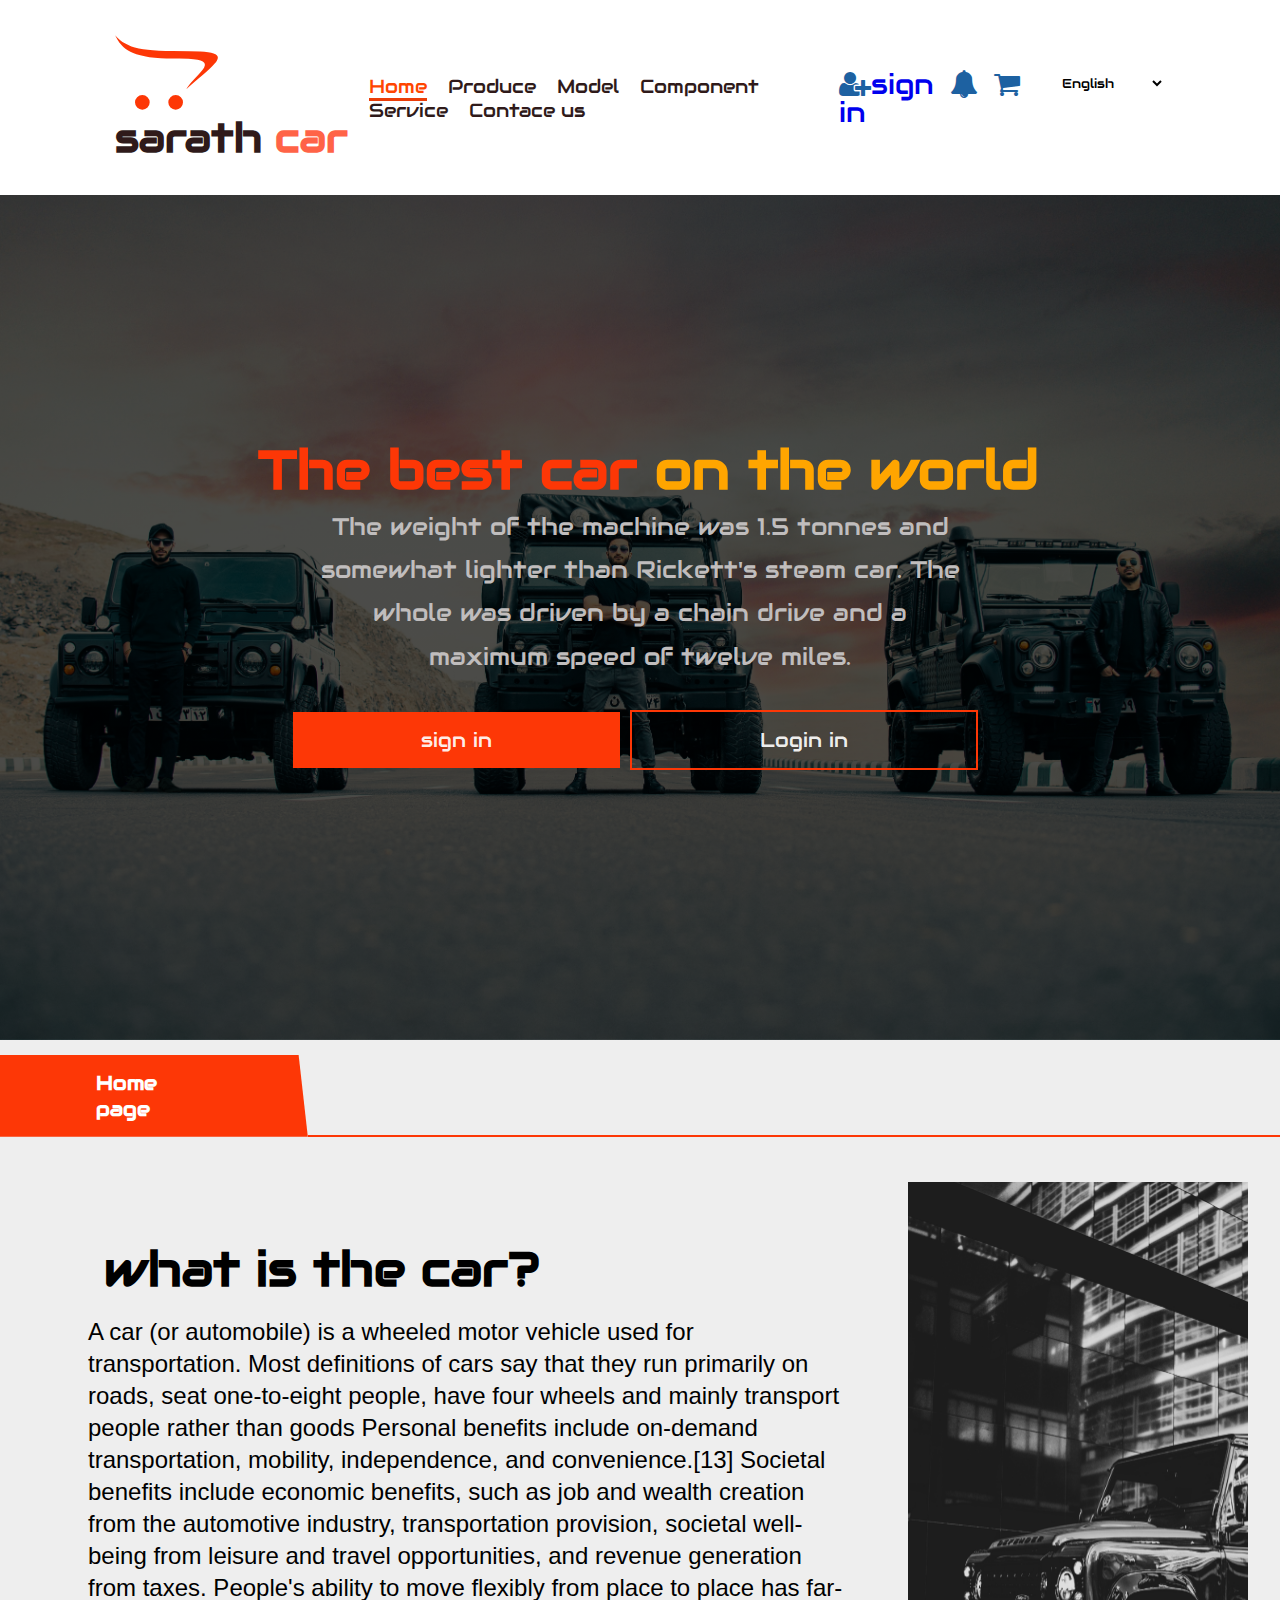
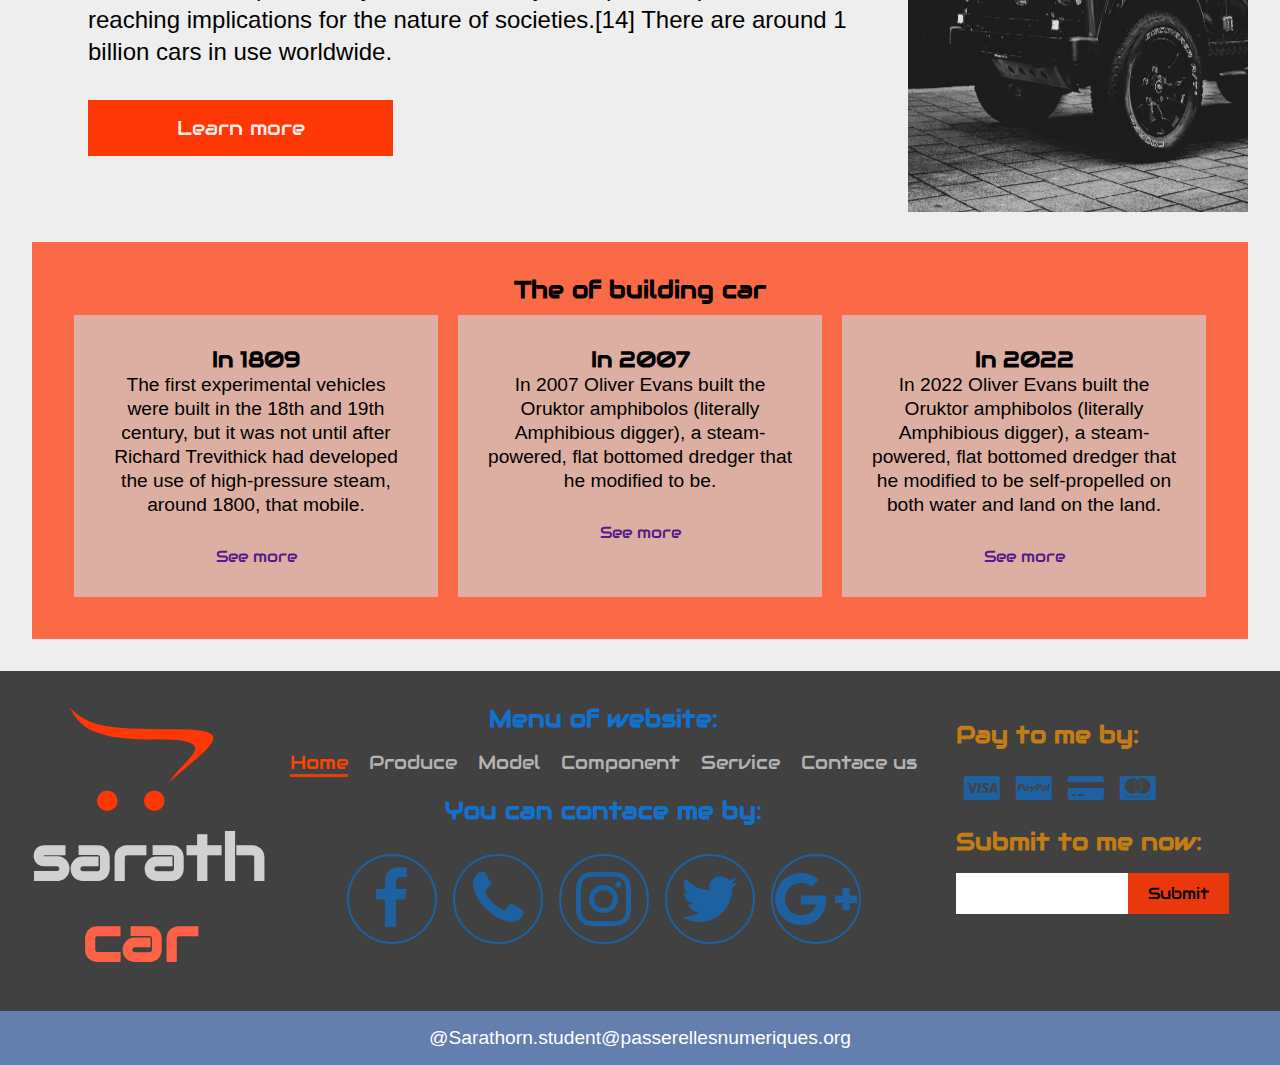
<file: index.html>
<!DOCTYPE html>
<html lang="en">
<head>
    <meta charset="UTF-8">
    <meta http-equiv="X-UA-Compatible" content="IE=edge">
    <meta name="viewport" content="width=device-width, initial-scale=1.0">
    <title>Home page</title>
    <link rel="stylesheet" href="https://cdnjs.cloudflare.com/ajax/libs/font-awesome/4.7.0/css/font-awesome.min.css">
    <link rel="stylesheet" href="css/style.css">
</head>
<body>
    <!-- navbar -->
    <header class="header">

        <a href="#" class="logo"><i class="fa fa-opencart"></i>sarath  <span>car</span> </a>
        <nav class="navbar">
            <a href="#" id="focus">Home</a>
            <a href="page/produce.html">Produce</a>
            <a href="page/model.html">Model</a>
            <a href="page/component.html">Component</a>
            <a href="page/service.html">Service</a>
            <a href="page/contace.html">Contace us</a>
        </nav>
        <div class="icons">
            <div class="fa fa-user-plus"><a href="page/sign-in.html">sign in</a></div>
            <div class="fa fa-bell"></div>
            <div class="fa fa-shopping-cart"></div>
            <div class="select-language">
                <select name="" id="">
                    <option value="" selected disabled>English</option>
                    <option value="">Khmer</option>
                    <option value="">Chinese</option>
                    <option value="">Thai</option>
                </select>
            </div>
        </div>
    </header>
    <!-- ------------ -->
    <section class="home">
        <div class="content">
            <h3>The best car <span>on the world</span> </h3>
            <p>The weight of the machine was 1.5 tonnes and somewhat lighter than Rickett's steam car. The whole was driven by a chain drive and a maximum speed of twelve miles.

            </p>
            <div class="button">
                <div class="button">
                    <a href="page/sign-in.html" class="btn btn-color">
                       sign in
                    </a>
                    <a href="page/sign-in.html" class="btn btn-benner" >
                        Login in
                    </a>
                </div>
            </div>
        </div>
    </section>
    <!-- contener -->
    <div class="headers">
        <h1>Home page</h1>
        <div></div>
    </div>
    <div class="contener">
        <div class="main main-1">
            <div class="text">
                <h3>what is the car?</h3>
                <p>A car (or automobile) is a wheeled motor vehicle used for transportation. Most definitions of cars say that they run primarily on roads, seat one-to-eight people, have four wheels and mainly transport people rather than goods
                    Personal benefits include on-demand transportation, mobility, independence, and convenience.[13] Societal benefits include economic benefits, such as job and wealth creation from the automotive industry, transportation provision, societal well-being from leisure and travel opportunities, and revenue generation from taxes. People's ability to move flexibly from place to place has far-reaching implications for the nature of societies.[14] There are around 1 billion cars in use worldwide. 
                </p>
                <div class="btn btn-color small">
                    Learn more
                </div>

            </div>
            <div class="img">
                <img src="image/home1.jpg" alt="">

            </div>
        </div>
        <div class="main main-2">
            <h1 class="h1">The of building car</h1>
            <div class="main-card">
                <div class="card card-has-bg card-has-magain start-center">
                    <h4>In 1809</h4>
                    <p>The first experimental vehicles were built in the 18th and 19th century, but it was not until after Richard Trevithick had developed the use of high-pressure steam, around 1800, that mobile.</p><br>
                    <a href="">See more</a>

                </div>
                <div class="card card-has-bg card-has-magain start-center">
                    <h4>In 2007</h4>
                    <p>In 2007 Oliver Evans built the Oruktor amphibolos (literally Amphibious digger), a steam-powered, flat bottomed dredger that he modified to be. </p><br>
                    <a href="">See more</a>
                    
                </div>
                <div class="card card-has-bg card-has-magain start-center">
                    <h4>In 2022</h4>
                    <p>In 2022 Oliver Evans built the Oruktor amphibolos (literally Amphibious digger), a steam-powered, flat bottomed dredger that he modified to be self-propelled on both water and land on the land. </p><br>
                    <a href="">See more</a>
                </div>
                
            </div>

        </div>
    </div>
    <footer>
        <a href="#" class="logo logo-footer"><i class="fa fa-opencart"></i>sarath  <span>car</span> </a>
    <div class="menu-footer">
        <nav class="navbar navbar-footer">
            <h1 class="h1">Menu of website:</h1>
            <a href="#" id="focus">Home</a>
            <a href="page/produce.html">Produce</a>
            <a href="page/model.html">Model</a>
            <a href="page/component.html">Component</a>
            <a href="page/service.html">Service</a>
            <a href="page/contace.html">Contace us</a>
        </nav>
        <div>
            <h1 class="h1">You can contace me by:</h4>
            <div class="icons icons-footer">
                <div class="fa fa-facebook"></div>
                <div class="fa fa-phone"></div>
                <div class="fa fa-instagram"></div>
                <div class="fa fa-twitter"></div>
                <div class="fa fa fa-google-plus"></div>
            </div>
        </div>

    </div>
    <div>
        <h1 class="h1-footer">Pay to me by:</h1>
        <div class="icons">
            <div class="fa fa-cc-visa"></div>
            <div class="fa fa-cc-paypal"></div>
            <div class="fa fa-credit-card-alt"></div>
            <div class="fa fa-cc-mastercard"></div>
        </div>
        <h1 class="h1-footer">Submit to me now:</h1>
        <div class="form-footer">
            <input type="text" class="input-footer">
            <div class="btn-footer">
                Submit
            </div>
        </div>

    </div>

</footer>
<p class="rever">@Sarathorn.student@passerellesnumeriques.org</p>
</body>
</html>
</file>
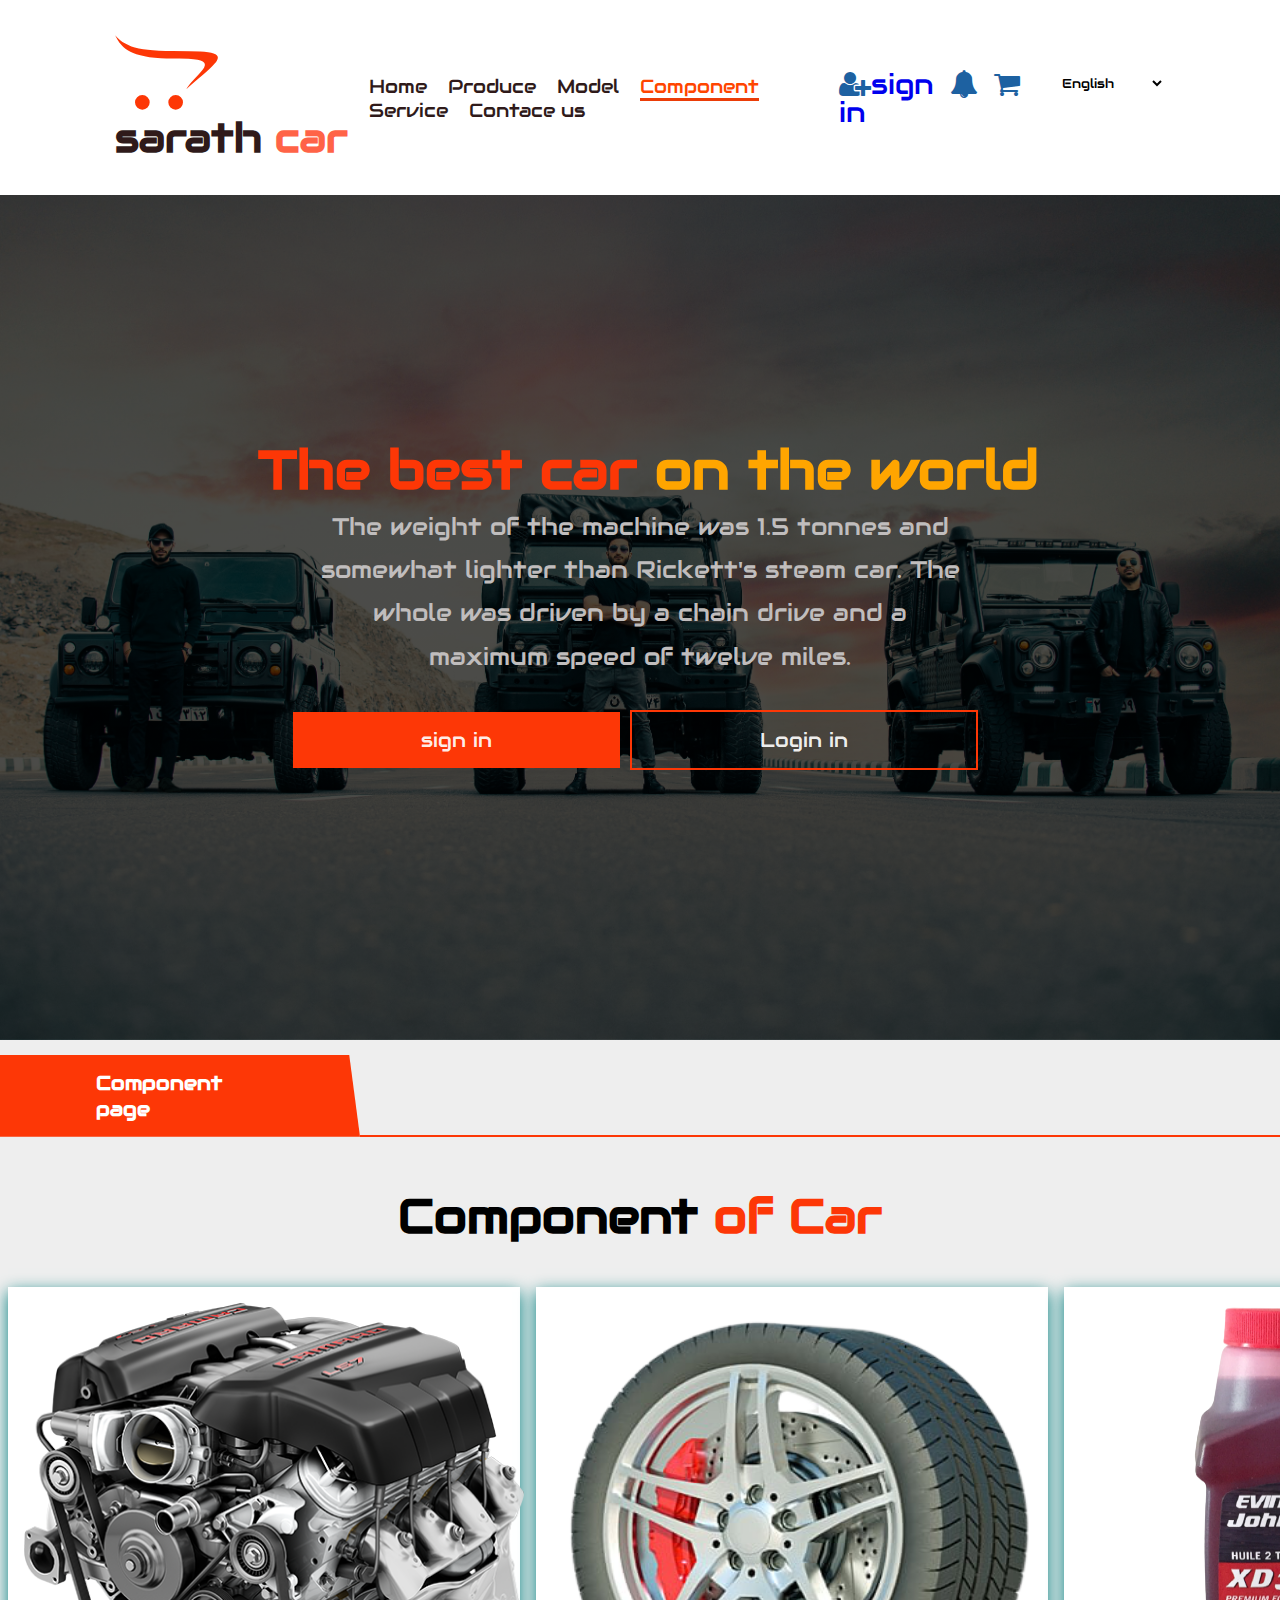
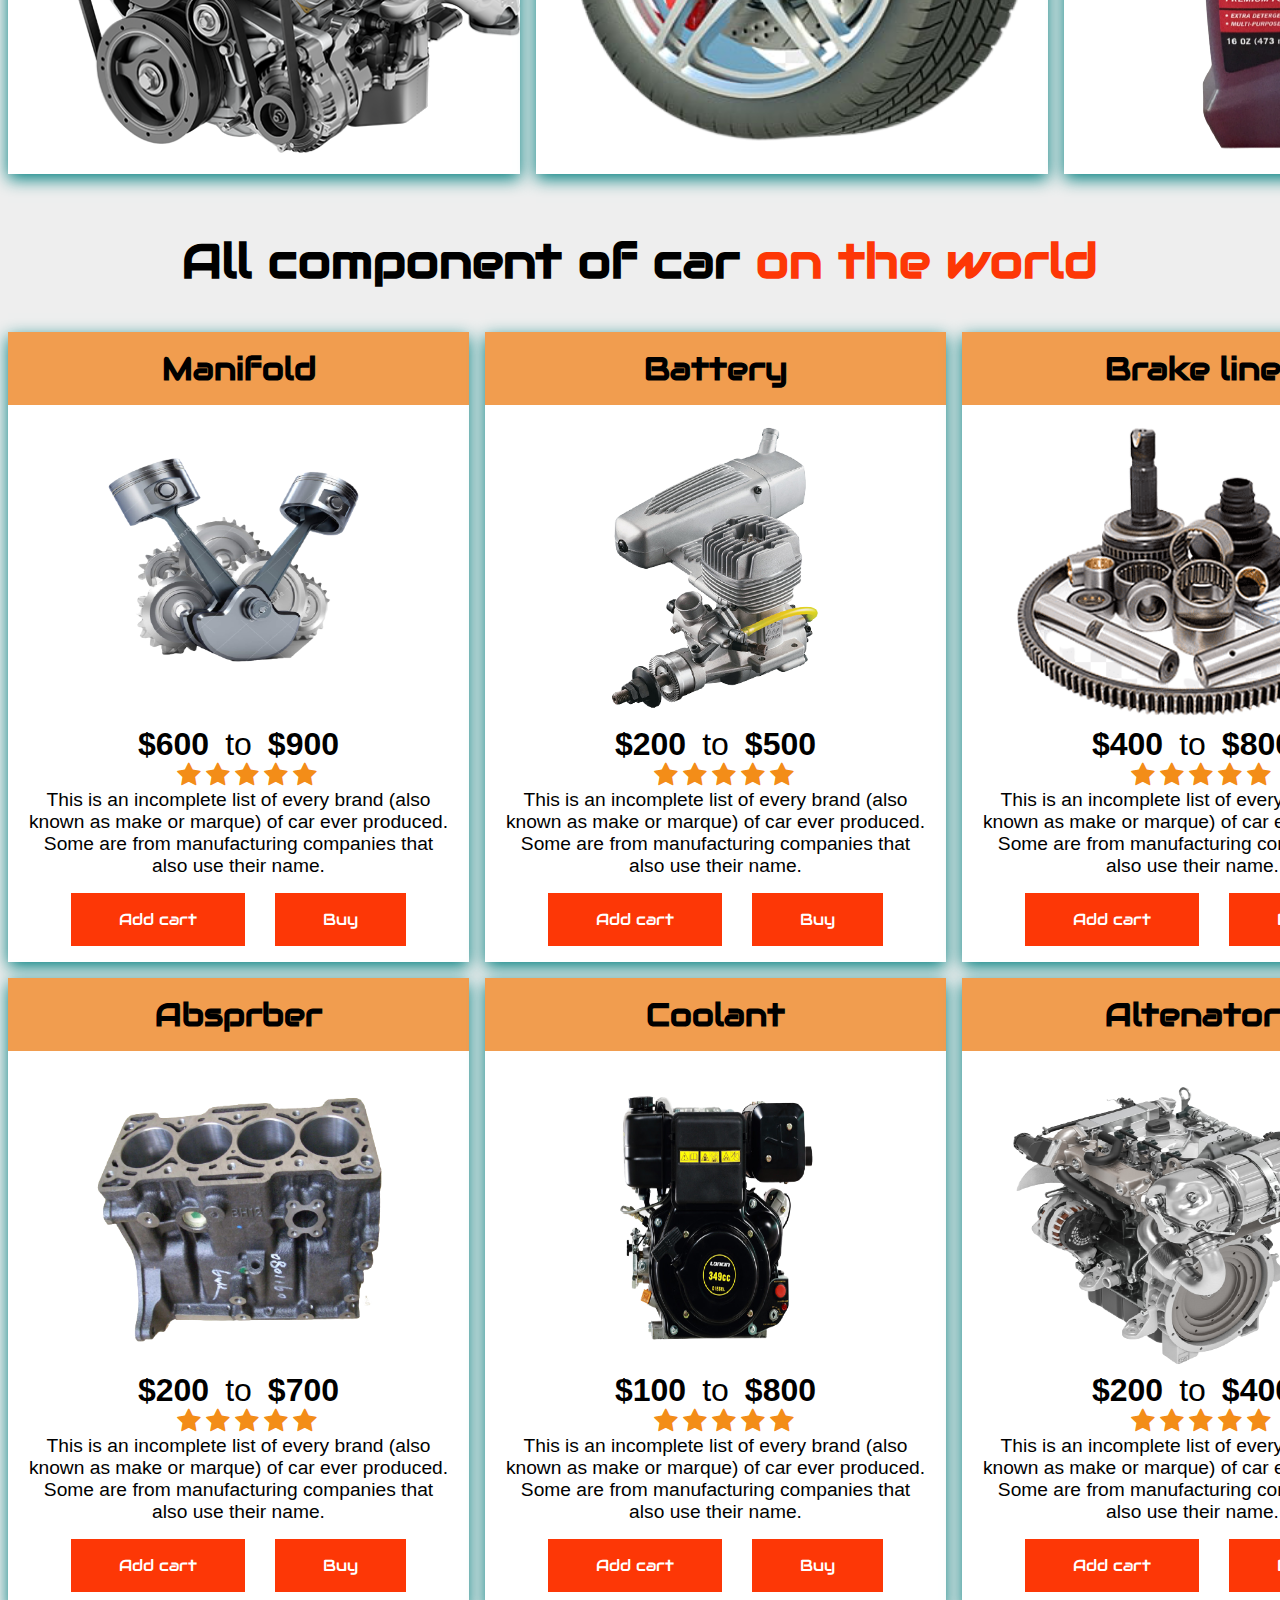
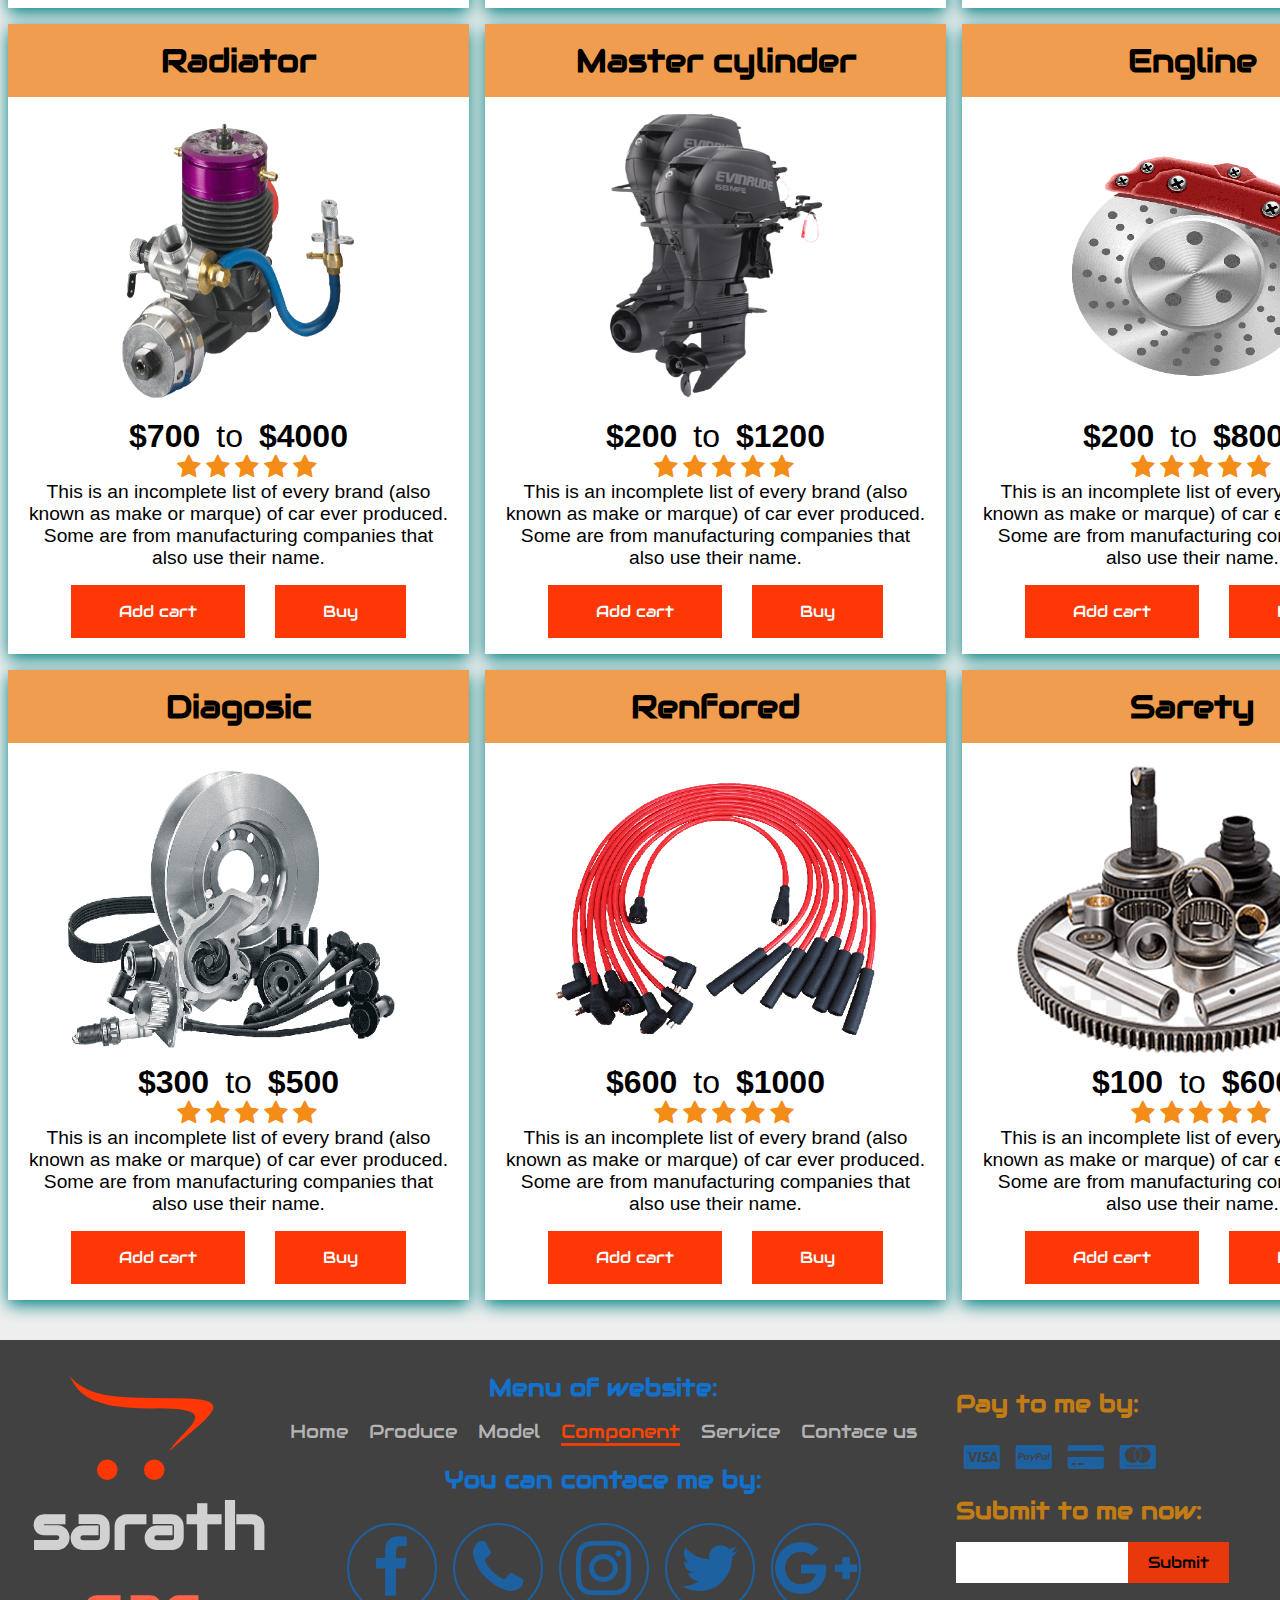
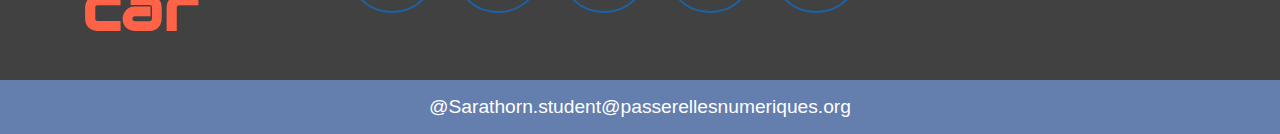
<file: page/component.html>
<!DOCTYPE html>
<html lang="en">
<head>
    <meta charset="UTF-8">
    <meta http-equiv="X-UA-Compatible" content="IE=edge">
    <meta name="viewport" content="width=device-width, initial-scale=1.0">
    <title>Component page</title>
    <link rel="stylesheet" href="https://cdnjs.cloudflare.com/ajax/libs/font-awesome/4.7.0/css/font-awesome.min.css">
    <link rel="stylesheet" href="../css/style.css">
</head>
<body>
    <!-- navbar -->
    <header class="header">

        <a href="#" class="logo"><i class="fa fa-opencart"></i>sarath  <span>car</span> </a>
        <nav class="navbar">
            <a href="../index.html">Home</a>
            <a href="produce.html">Produce</a>
            <a href="model.html">Model</a>
            <a href="#" id="focus">Component</a>
            <a href="service.html">Service</a>
            <a href="contace.html">Contace us</a>
        </nav>
        <div class="icons">
            <div class="fa fa-user-plus"><a href="sign-in.html">sign in</a></div>
            <div class="fa fa-bell"></div>
            <div class="fa fa-shopping-cart"></div>
            <div class="select-language">
                <select name="" id="">
                    <option value="" selected disabled>English</option>
                    <option value="">Khmer</option>
                    <option value="">Chinese</option>
                    <option value="">Thai</option>
                </select>
            </div>
        </div>
    </header>
    <section class="home">
        <div class="content">
            <h3>The best car <span>on the world</span> </h3>
            <p>The weight of the machine was 1.5 tonnes and somewhat lighter than Rickett's steam car. The whole was driven by a chain drive and a maximum speed of twelve miles.

            </p>
            <div class="button">
                <div class="button">
                    <a href="sign-in.html" class="btn btn-color">
                       sign in
                    </a>
                    <a href="sign-in.html" class="btn btn-benner" >
                        Login in
                    </a>
                </div>
            </div>
        </div>
    </section>
    <div class="headers">
        <h1>Component page</h1>
        <div></div>
    </div>
</div>
<h1 class="h1-card">Component<span> of Car</span></h1>
<div class="">
    <div class="main-card">
        <div class="card no-bg-card start-center">
            <img src="../image/com1.png" alt="" width="500" height="450">
        </div>
        <div class="card no-bg-card start-center">
            <img src="../image/com2.png" alt="" width="500" height="450">
        </div>
        <div class="card no-bg-card start-center">
            <img src="../image/com3.png" alt="" width="500" height="450">
        </div>
    </div>


    <h1 class="h1-card">All component of car <span> on the world</span></h1>
    <div>

        <div class="main-card">
            <div class=" no-bg-card start-center">
                <h1 class="h1-bg">Manifold</h1>
                <img src="../image/com4.png" alt="" width="360" height="300">
                <div class="card-com">
                    <div class="cost">
                        <h1>$600</h1>
                        <p>to</p>
                        <h1>$900</h1>
                    </div>
                    <div class="icon-flex">
                        <div class="fa fa-star"></div>
                        <div class="fa fa-star"></div>
                        <div class="fa fa-star"></div>
                        <div class="fa fa-star"></div>
                        <div class="fa fa-star"></div>
                    </div>
                    <p>This is an incomplete list of every brand (also known as make or marque) of car ever produced. Some are from manufacturing companies that also use their name.</p>
                    <div class="bt">
                        <div class="btn-com btn-color">
                            Add cart
                        </div>
                        <div class="btn-com btn-color">
                            Buy
                        </div>
                    </div>

                </div>
            </div>
            <div class=" no-bg-card start-center">
                <h1 class="h1-bg">Battery</h1>
                <img src="../image/com5.png" alt="" width="360" height="300">
                <div class="card-com">
                    <div class="cost">
                        <h1>$200</h1>
                        <p>to</p>
                        <h1>$500</h1>
                    </div>
                    <div class="icon-flex">
                        <div class="fa fa-star"></div>
                        <div class="fa fa-star"></div>
                        <div class="fa fa-star"></div>
                        <div class="fa fa-star"></div>
                        <div class="fa fa-star"></div>
                    </div>
                    <p>This is an incomplete list of every brand (also known as make or marque) of car ever produced. Some are from manufacturing companies that also use their name.</p>
                    <div class="bt">
                        <div class="btn-com btn-color">
                            Add cart
                        </div>
                        <div class="btn-com btn-color">
                            Buy
                        </div>
                    </div>

                </div>
            </div>
            <div class=" no-bg-card start-center">
                <h1 class="h1-bg">Brake line</h1>
                <img src="../image/com18.png" alt="" width="360" height="300">
                <div class="card-com">
                    <div class="cost">
                        <h1>$400</h1>
                        <p>to</p>
                        <h1>$800</h1>
                    </div>
                    <div class="icon-flex">
                        <div class="fa fa-star"></div>
                        <div class="fa fa-star"></div>
                        <div class="fa fa-star"></div>
                        <div class="fa fa-star"></div>
                        <div class="fa fa-star"></div>
                    </div>
                    <p>This is an incomplete list of every brand (also known as make or marque) of car ever produced. Some are from manufacturing companies that also use their name.</p>
                    <div class="bt">
                        <div class="btn-com btn-color">
                            Add cart
                        </div>
                        <div class="btn-com btn-color">
                            Buy
                        </div>
                    </div>

                </div>
            </div>
            <div class=" no-bg-card start-center">
                <h1 class="h1-bg">Fueltank</h1>
                <img src="../image/com7.png" alt="" width="360" height="300">
                <div class="card-com">
                    <div class="cost">
                        <h1>$200</h1>
                        <p>to</p>
                        <h1>$500</h1>
                    </div>
                    <div class="icon-flex">
                        <div class="fa fa-star"></div>
                        <div class="fa fa-star"></div>
                        <div class="fa fa-star"></div>
                        <div class="fa fa-star"></div>
                        <div class="fa fa-star"></div>
                    </div>
                    <p>This is an incomplete list of every brand (also known as make or marque) of car ever produced. Some are from manufacturing companies that also use their name.</p>
                    <div class="bt">
                        <div class="btn-com btn-color">
                            Add cart
                        </div>
                        <div class="btn-com btn-color">
                            Buy
                        </div>
                    </div>

                </div>
            </div>
        </div>
        <div class="main-card">
            <div class=" no-bg-card start-center">
                <h1 class="h1-bg">Absprber</h1>
                <img src="../image/com8.png" alt="" width="360" height="300">
                <div class="card-com">
                    <div class="cost">
                        <h1>$200</h1>
                        <p>to</p>
                        <h1>$700</h1>
                    </div>
                    <div class="icon-flex">
                        <div class="fa fa-star"></div>
                        <div class="fa fa-star"></div>
                        <div class="fa fa-star"></div>
                        <div class="fa fa-star"></div>
                        <div class="fa fa-star"></div>
                    </div>
                    <p>This is an incomplete list of every brand (also known as make or marque) of car ever produced. Some are from manufacturing companies that also use their name.</p>
                    <div class="bt">
                        <div class="btn-com btn-color">
                            Add cart
                        </div>
                        <div class="btn-com btn-color">
                            Buy
                        </div>
                    </div>

                </div>
            </div>
            <div class=" no-bg-card start-center">
                <h1 class="h1-bg">Coolant</h1>
                <img src="../image/com9.png" alt="" width="360" height="300">
                <div class="card-com">
                    <div class="cost">
                        <h1>$100</h1>
                        <p>to</p>
                        <h1>$800</h1>
                    </div>
                    <div class="icon-flex">
                        <div class="fa fa-star"></div>
                        <div class="fa fa-star"></div>
                        <div class="fa fa-star"></div>
                        <div class="fa fa-star"></div>
                        <div class="fa fa-star"></div>
                    </div>
                    <p>This is an incomplete list of every brand (also known as make or marque) of car ever produced. Some are from manufacturing companies that also use their name.</p>
                    <div class="bt">
                        <div class="btn-com btn-color">
                            Add cart
                        </div>
                        <div class="btn-com btn-color">
                            Buy
                        </div>
                    </div>

                </div>
            </div>
            <div class=" no-bg-card start-center">
                <h1 class="h1-bg">Altenator</h1>
                <img src="../image/com10.png" alt="" width="360" height="300">
                <div class="card-com">
                    <div class="cost">
                        <h1>$200</h1>
                        <p>to</p>
                        <h1>$400</h1>
                    </div>
                    <div class="icon-flex">
                        <div class="fa fa-star"></div>
                        <div class="fa fa-star"></div>
                        <div class="fa fa-star"></div>
                        <div class="fa fa-star"></div>
                        <div class="fa fa-star"></div>
                    </div>
                    <p>This is an incomplete list of every brand (also known as make or marque) of car ever produced. Some are from manufacturing companies that also use their name.</p>
                    <div class="bt">
                        <div class="btn-com btn-color">
                            Add cart
                        </div>
                        <div class="btn-com btn-color">
                            Buy
                        </div>
                    </div>

                </div>
            </div>
            <div class=" no-bg-card start-center">
                <h1 class="h1-bg">Distributor</h1>
                <img src="../image/com11.png" alt="" width="360" height="300">
                <div class="card-com">
                    <div class="cost">
                        <h1>$100</h1>
                        <p>to</p>
                        <h1>$900</h1>
                    </div>
                    <div class="icon-flex">
                        <div class="fa fa-star"></div>
                        <div class="fa fa-star"></div>
                        <div class="fa fa-star"></div>
                        <div class="fa fa-star"></div>
                        <div class="fa fa-star"></div>
                    </div>
                    <p>This is an incomplete list of every brand (also known as make or marque) of car ever produced. Some are from manufacturing companies that also use their name.</p>
                    <div class="bt">
                        <div class="btn-com btn-color">
                            Add cart
                        </div>
                        <div class="btn-com btn-color">
                            Buy
                        </div>
                    </div>

                </div>
            </div>
        </div>
        <div class="main-card">
            <div class=" no-bg-card start-center">
                <h1 class="h1-bg">Radiator</h1>
                <img src="../image/com12.png" alt="" width="360" height="300">
                <div class="card-com">
                    <div class="cost">
                        <h1>$700</h1>
                        <p>to</p>
                        <h1>$4000</h1>
                    </div>
                    <div class="icon-flex">
                        <div class="fa fa-star"></div>
                        <div class="fa fa-star"></div>
                        <div class="fa fa-star"></div>
                        <div class="fa fa-star"></div>
                        <div class="fa fa-star"></div>
                    </div>
                    <p>This is an incomplete list of every brand (also known as make or marque) of car ever produced. Some are from manufacturing companies that also use their name.</p>
                    <div class="bt">
                        <div class="btn-com btn-color">
                            Add cart
                        </div>
                        <div class="btn-com btn-color">
                            Buy
                        </div>
                    </div>

                </div>
            </div>
            <div class=" no-bg-card start-center">
                <h1 class="h1-bg">Master cylinder</h1>
                <img src="../image/com13.png" alt="" width="360" height="300">
                <div class="card-com">
                    <div class="cost">
                        <h1>$200</h1>
                        <p>to</p>
                        <h1>$1200</h1>
                    </div>
                    <div class="icon-flex">
                        <div class="fa fa-star"></div>
                        <div class="fa fa-star"></div>
                        <div class="fa fa-star"></div>
                        <div class="fa fa-star"></div>
                        <div class="fa fa-star"></div>
                    </div>
                    <p>This is an incomplete list of every brand (also known as make or marque) of car ever produced. Some are from manufacturing companies that also use their name.</p>
                    <div class="bt">
                        <div class="btn-com btn-color">
                            Add cart
                        </div>
                        <div class="btn-com btn-color">
                            Buy
                        </div>
                    </div>

                </div>
            </div>
            <div class=" no-bg-card start-center">
                <h1 class="h1-bg">Engline</h1>
                <img src="../image/com14.png" alt="" width="360" height="300">
                <div class="card-com">
                    <div class="cost">
                        <h1>$200</h1>
                        <p>to</p>
                        <h1>$8000</h1>
                    </div>
                    <div class="icon-flex">
                        <div class="fa fa-star"></div>
                        <div class="fa fa-star"></div>
                        <div class="fa fa-star"></div>
                        <div class="fa fa-star"></div>
                        <div class="fa fa-star"></div>
                    </div>
                    <p>This is an incomplete list of every brand (also known as make or marque) of car ever produced. Some are from manufacturing companies that also use their name.</p>
                    <div class="bt">
                        <div class="btn-com btn-color">
                            Add cart
                        </div>
                        <div class="btn-com btn-color">
                            Buy
                        </div>
                    </div>

                </div>
            </div>
            <div class=" no-bg-card start-center">
                <h1 class="h1-bg">Pedal</h1>
                <img src="../image/com15.png" alt="" width="360" height="300">
                <div class="card-com">
                    <div class="cost">
                        <h1>$200</h1>
                        <p>to</p>
                        <h1>$800</h1>
                    </div>
                    <div class="icon-flex">
                        <div class="fa fa-star"></div>
                        <div class="fa fa-star"></div>
                        <div class="fa fa-star"></div>
                        <div class="fa fa-star"></div>
                        <div class="fa fa-star"></div>
                    </div>
                    <p>This is an incomplete list of every brand (also known as make or marque) of car ever produced. Some are from manufacturing companies that also use their name.</p>
                    <div class="bt">
                        <div class="btn-com btn-color">
                            Add cart
                        </div>
                        <div class="btn-com btn-color">
                            Buy
                        </div>
                    </div>

                </div>
            </div>
        </div>
        <div class="main-card">
            <div class=" no-bg-card start-center">
                <h1 class="h1-bg">Diagosic</h1>
                <img src="../image/com16.png" alt="" width="360" height="300">
                <div class="card-com">
                    <div class="cost">
                        <h1>$300</h1>
                        <p>to</p>
                        <h1>$500</h1>
                    </div>
                    <div class="icon-flex">
                        <div class="fa fa-star"></div>
                        <div class="fa fa-star"></div>
                        <div class="fa fa-star"></div>
                        <div class="fa fa-star"></div>
                        <div class="fa fa-star"></div>
                    </div>
                    <p>This is an incomplete list of every brand (also known as make or marque) of car ever produced. Some are from manufacturing companies that also use their name.</p>
                    <div class="bt">
                        <div class="btn-com btn-color">
                            Add cart
                        </div>
                        <div class="btn-com btn-color">
                            Buy
                        </div>
                    </div>

                </div>
            </div>
            <div class=" no-bg-card start-center">
                <h1 class="h1-bg">Renfored</h1>
                <img src="../image/com17.png" alt="" width="360" height="300">
                <div class="card-com">
                    <div class="cost">
                        <h1>$600</h1>
                        <p>to</p>
                        <h1>$1000</h1>
                    </div>
                    <div class="icon-flex">
                        <div class="fa fa-star"></div>
                        <div class="fa fa-star"></div>
                        <div class="fa fa-star"></div>
                        <div class="fa fa-star"></div>
                        <div class="fa fa-star"></div>
                    </div>
                    <p>This is an incomplete list of every brand (also known as make or marque) of car ever produced. Some are from manufacturing companies that also use their name.</p>
                    <div class="bt">
                        <div class="btn-com btn-color">
                            Add cart
                        </div>
                        <div class="btn-com btn-color">
                            Buy
                        </div>
                    </div>

                </div>
            </div>
            <div class=" no-bg-card start-center">
                <h1 class="h1-bg">Sarety</h1>
                <img src="../image/com18.png" alt="" width="360" height="300">
                <div class="card-com">
                    <div class="cost">
                        <h1>$100</h1>
                        <p>to</p>
                        <h1>$600</h1>
                    </div>
                    <div class="icon-flex">
                        <div class="fa fa-star"></div>
                        <div class="fa fa-star"></div>
                        <div class="fa fa-star"></div>
                        <div class="fa fa-star"></div>
                        <div class="fa fa-star"></div>
                    </div>
                    <p>This is an incomplete list of every brand (also known as make or marque) of car ever produced. Some are from manufacturing companies that also use their name.</p>
                    <div class="bt">
                        <div class="btn-com btn-color">
                            Add cart
                        </div>
                        <div class="btn-com btn-color">
                            Buy
                        </div>
                    </div>

                </div>
            </div>
            <div class=" no-bg-card start-center">
                <h1 class="h1-bg">Laminate</h1>
                <img src="../image/com7.png" alt="" width="360" height="300">
                <div class="card-com">
                    <div class="cost">
                        <h1>$200</h1>
                        <p>to</p>
                        <h1>$900</h1>
                    </div>
                    <div class="icon-flex">
                        <div class="fa fa-star"></div>
                        <div class="fa fa-star"></div>
                        <div class="fa fa-star"></div>
                        <div class="fa fa-star"></div>
                        <div class="fa fa-star"></div>
                    </div>
                    <p>This is an incomplete list of every brand (also known as make or marque) of car ever produced. Some are from manufacturing companies that also use their name.</p>
                    <div class="bt">
                        <div class="btn-com btn-color">
                            Add cart
                        </div>
                        <div class="btn-com btn-color">
                            Buy
                        </div>
                    </div>

                </div>
            </div>
        </div>



    </div>
    
</div>









    <footer>
        <a href="#" class="logo logo-footer"><i class="fa fa-opencart"></i>sarath  <span>car</span> </a>
    <div class="menu-footer">
        <nav class="navbar navbar-footer">
            <h1 class="h1">Menu of website:</h1>
            <a href="../index.html">Home</a>
            <a href="produce.html">Produce</a>
            <a href="model.html">Model</a>
            <a href="#" id="focus">Component</a>
            <a href="service.html">Service</a>
            <a href="contace.html">Contace us</a>
        </nav>
        <div>
            <h1 class="h1">You can contace me by:</h4>
            <div class="icons icons-footer">
                <div class="fa fa-facebook"></div>
                <div class="fa fa-phone"></div>
                <div class="fa fa-instagram"></div>
                <div class="fa fa-twitter"></div>
                <div class="fa fa fa-google-plus"></div>
            </div>
        </div>

    </div>
    <div>
        <h1 class="h1-footer">Pay to me by:</h1>
        <div class="icons">
            <div class="fa fa-cc-visa"></div>
            <div class="fa fa-cc-paypal"></div>
            <div class="fa fa-credit-card-alt"></div>
            <div class="fa fa-cc-mastercard"></div>
        </div>
        <h1 class="h1-footer">Submit to me now:</h1>
        <div class="form-footer">
            <input type="text" class="input-footer">
            <div class="btn-footer">
                Submit
            </div>
        </div>

    </div>

</footer>
<p class="rever">@Sarathorn.student@passerellesnumeriques.org</p>
</body>
</html>
</file>
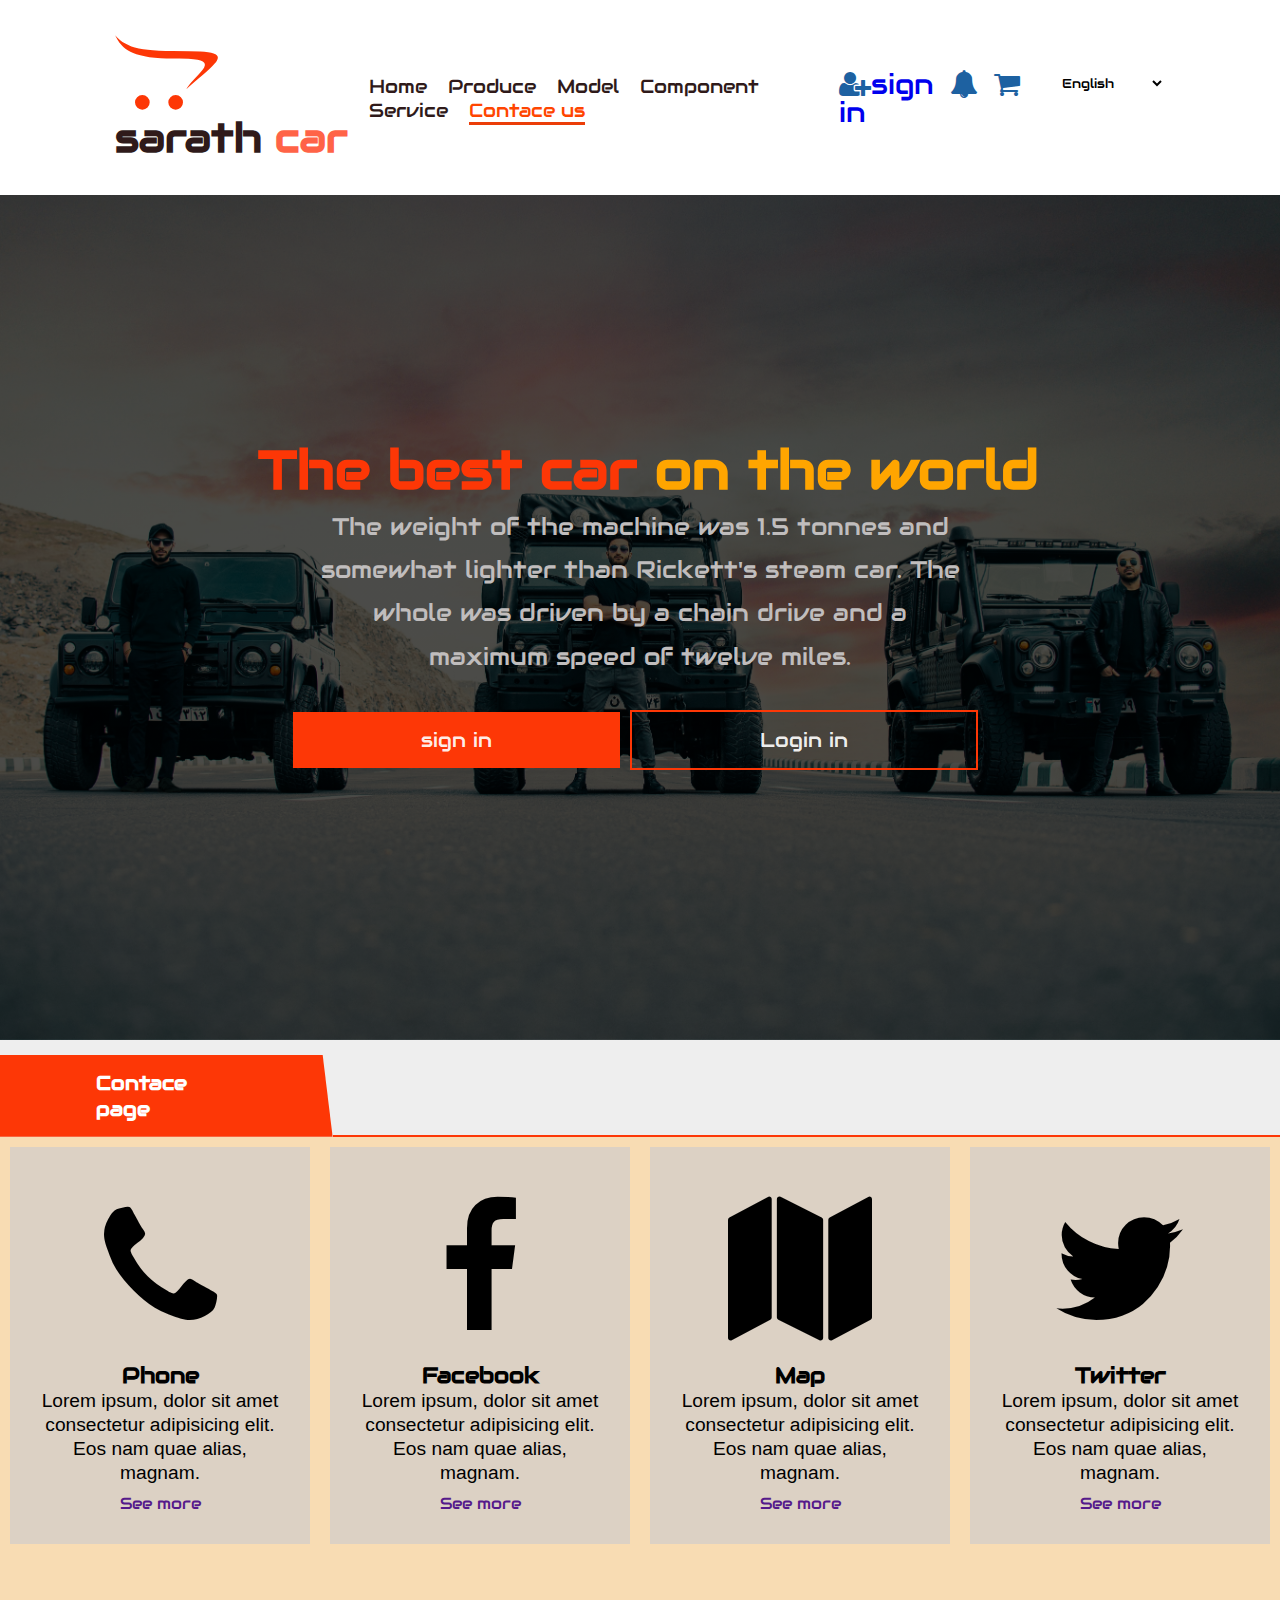
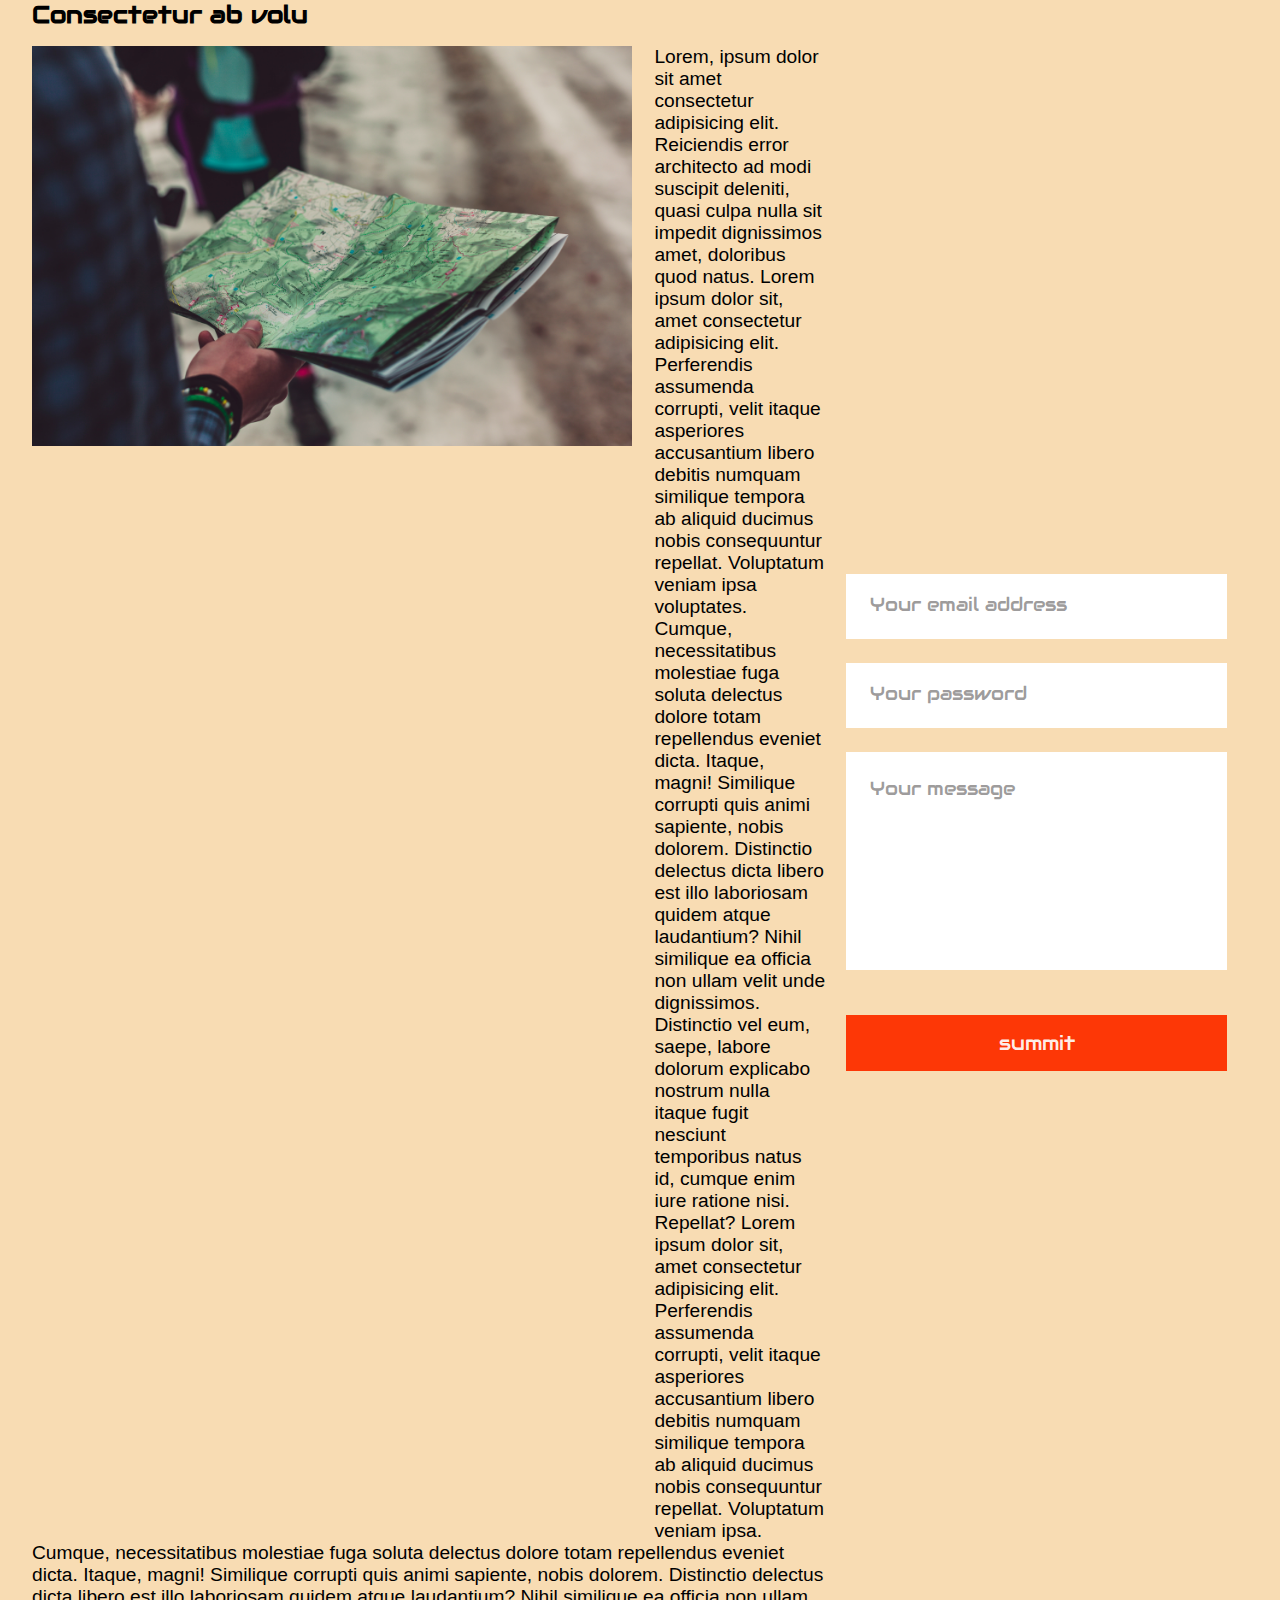
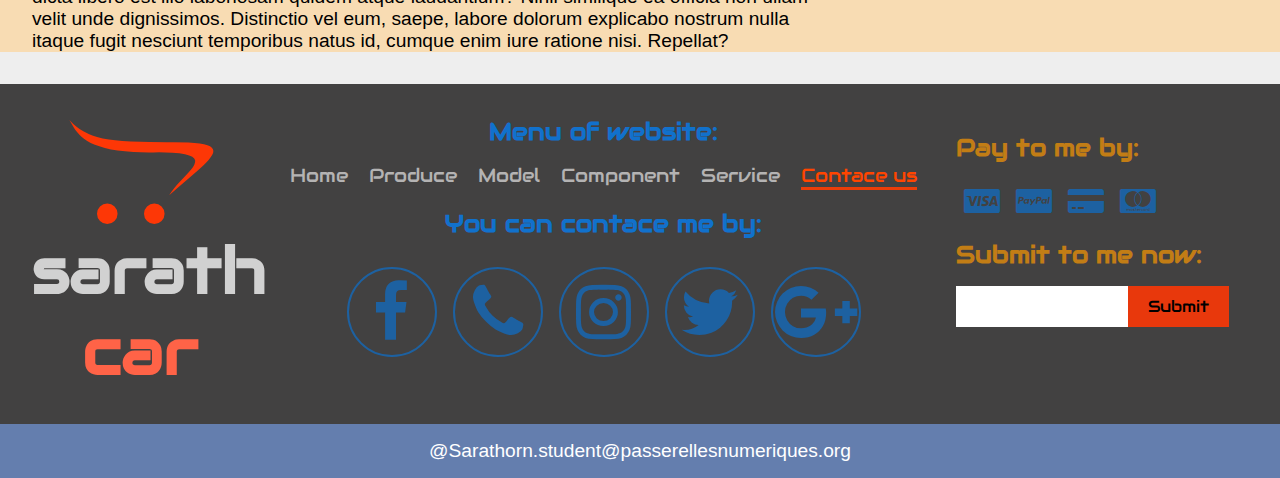
<file: page/contace.html>
<!DOCTYPE html>
<html lang="en">
<head>
    <meta charset="UTF-8">
    <meta http-equiv="X-UA-Compatible" content="IE=edge">
    <meta name="viewport" content="width=device-width, initial-scale=1.0">
    <title>Contace page</title>
    <link rel="stylesheet" href="https://cdnjs.cloudflare.com/ajax/libs/font-awesome/4.7.0/css/font-awesome.min.css">
    <link rel="stylesheet" href="../css/style.css">
</head>
<body>
    <!-- navbar -->
    <header class="header">

        <a href="#" class="logo"><i class="fa fa-opencart"></i>sarath  <span>car</span> </a>
        <nav class="navbar">
            <a href="../index.html">Home</a>
            <a href="produce.html">Produce</a>
            <a href="model.html">Model</a>
            <a href="component.html">Component</a>
            <a href="service.html">Service</a>
            <a href="#" id="focus">Contace us</a>
        </nav>
        <div class="icons">
            <div class="fa fa-user-plus"><a href="sign-in.html">sign in</a></div>
            <div class="fa fa-bell"></div>
            <div class="fa fa-shopping-cart"></div>
            <div class="select-language">
                <select name="" id="">
                    <option value="" selected disabled>English</option>
                    <option value="">Khmer</option>
                    <option value="">Chinese</option>
                    <option value="">Thai</option>
                </select>
            </div>
        </div>
    </header>
    <section class="home">
        <div class="content">
            <h3>The best car <span>on the world</span> </h3>
            <p>The weight of the machine was 1.5 tonnes and somewhat lighter than Rickett's steam car. The whole was driven by a chain drive and a maximum speed of twelve miles.

            </p>
            <div class="button">
                <a href="sign-in.html" class="btn btn-color">
                   sign in
                </a>
                <a href="sign-in.html" class="btn btn-benner" >
                    Login in
                </a>
            </div>
        </div>
    </section>
    <div class="headers">
        <h1>Contace page</h1>
        <div></div>
    </div>
    <div class="contener color-contener">
        <div class="mail">
            <div class="main-card">
                <div class="card card-has-bg card-has-magain start-center">
                    <div class="icons-form">
                        <div class="fa fa-phone"></div>
                    </div>
                    <h4>Phone</h4>
                    <p>Lorem ipsum, dolor sit amet consectetur adipisicing elit. Eos nam quae alias, magnam.</p>
                    <a href="">See more</a>
                </div>
                <div class="card card-has-bg card-has-magain start-center">
                    <div class="icons-form">
                        <div class="fa fa-facebook"></div>
                    </div>
                    <h4>Facebook</h4>
                    <p>Lorem ipsum, dolor sit amet consectetur adipisicing elit. Eos nam quae alias, magnam.</p>
                    <a href="">See more</a>
                </div>
                <div class="card card-has-bg card-has-magain start-center">
                    <div class="icons-form">
                        <div class="fa fa-map"></div>
                    </div>
                    <h4>Map</h4>
                    <p>Lorem ipsum, dolor sit amet consectetur adipisicing elit. Eos nam quae alias, magnam.</p>
                    <a href="">See more</a>
                </div>
                <div class="card card-has-bg card-has-magain start-center">
                    <div class="icons-form">
                        <div class="fa fa-twitter"></div>
                    </div>
                    <h4>Twitter</h4>
                    <p>Lorem ipsum, dolor sit amet consectetur adipisicing elit. Eos nam quae alias, magnam.</p>
                    <a href="">See more</a>
                </div>
            </div>
        </div>
        <div class="main main-1">
            <div class="information">
                <h1 class="h1 h1-contace">
                    Consectetur ab volu
                </h1>
                <div class="img-text">
                    <img src="../image/pexels-francesco-paggiaro-793088.jpg" width="600" height="400"  alt="">
                    <p>
                        Lorem, ipsum dolor sit amet consectetur adipisicing elit. Reiciendis error architecto ad modi suscipit deleniti, quasi culpa nulla sit impedit dignissimos amet, doloribus quod natus.
                        Lorem ipsum dolor sit, amet consectetur adipisicing elit. Perferendis assumenda corrupti, velit itaque asperiores accusantium libero debitis numquam similique tempora ab aliquid ducimus nobis consequuntur repellat. Voluptatum veniam ipsa voluptates.
                    Cumque, necessitatibus molestiae fuga soluta delectus dolore totam repellendus eveniet dicta. Itaque, magni! Similique corrupti quis animi sapiente, nobis dolorem. Distinctio delectus dicta libero est illo laboriosam quidem atque laudantium?
                    Nihil similique ea officia non ullam velit unde dignissimos. Distinctio vel eum, saepe, labore dolorum explicabo nostrum nulla itaque fugit nesciunt temporibus natus id, cumque enim iure ratione nisi. Repellat?
                    Lorem ipsum dolor sit, amet consectetur adipisicing elit. Perferendis assumenda corrupti, velit itaque asperiores accusantium libero debitis numquam similique tempora ab aliquid ducimus nobis consequuntur repellat. Voluptatum veniam ipsa.
                    </p>
                    
                </div>
                <p>
                    
                    Cumque, necessitatibus molestiae fuga soluta delectus dolore totam repellendus eveniet dicta. Itaque, magni! Similique corrupti quis animi sapiente, nobis dolorem. Distinctio delectus dicta libero est illo laboriosam quidem atque laudantium?
                    Nihil similique ea officia non ullam velit unde dignissimos. Distinctio vel eum, saepe, labore dolorum explicabo nostrum nulla itaque fugit nesciunt temporibus natus id, cumque enim iure ratione nisi. Repellat?

                </p>


            </div>
            <div class="form">
                <form action="">
                    <div>
                        <input type="gmail" class="input" placeholder="Your email address">
                    </div>
                    <div>
                        <input type="password"  class="input" placeholder="Your password">
                    </div>
                    <div>
                        <textarea name="" id="" cols="30" rows="10" placeholder="Your message" class="input"></textarea>
                    </div>
                    <div>
                        <button class="btn btn-color btn-form">
                            summit
                        </button>
                    </div>
 
                </form>


            </div>

        </div>
    </div>










    <footer>
        <a href="#" class="logo logo-footer"><i class="fa fa-opencart"></i>sarath  <span>car</span> </a>
    <div class="menu-footer">
        <nav class="navbar navbar-footer">
            <h1 class="h1">Menu of website:</h1>
            <a href="../index.html">Home</a>
            <a href="produce.html">Produce</a>
            <a href="model.html">Model</a>
            <a href="component.html">Component</a>
            <a href="service.html">Service</a>
            <a href="#" id="focus">Contace us</a>
        </nav>
        <div>
            <h1 class="h1">You can contace me by:</h4>
            <div class="icons icons-footer">
                <div class="fa fa-facebook"></div>
                <div class="fa fa-phone"></div>
                <div class="fa fa-instagram"></div>
                <div class="fa fa-twitter"></div>
                <div class="fa fa fa-google-plus"></div>
            </div>
        </div>

    </div>
    <div>
        <h1 class="h1-footer">Pay to me by:</h1>
        <div class="icons">
            <div class="fa fa-cc-visa"></div>
            <div class="fa fa-cc-paypal"></div>
            <div class="fa fa-credit-card-alt"></div>
            <div class="fa fa-cc-mastercard"></div>
        </div>
        <h1 class="h1-footer">Submit to me now:</h1>
        <div class="form-footer">
            <input type="text" class="input-footer">
            <div class="btn-footer">
                Submit
            </div>
        </div>

    </div>
</footer>
<p class="rever">@Sarathorn.student@passerellesnumeriques.org</p>
</body>
</html>
</file>
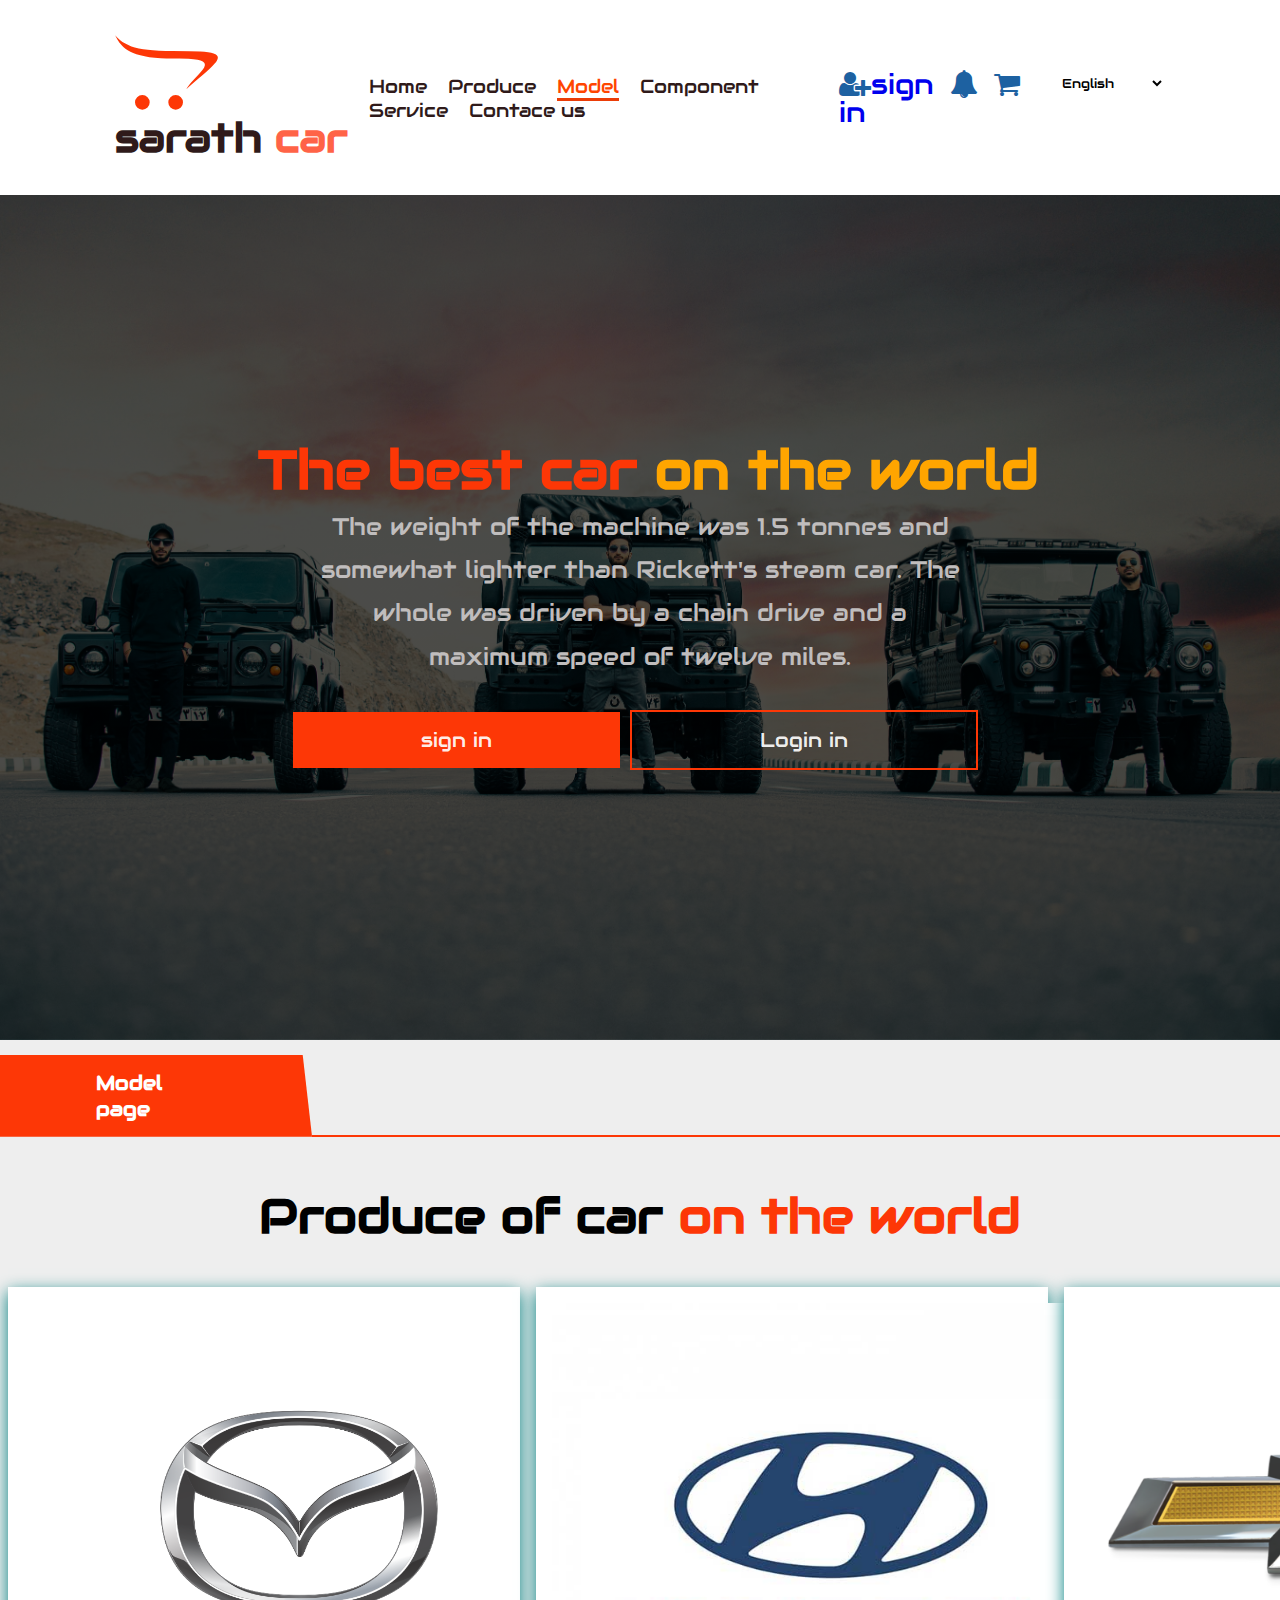
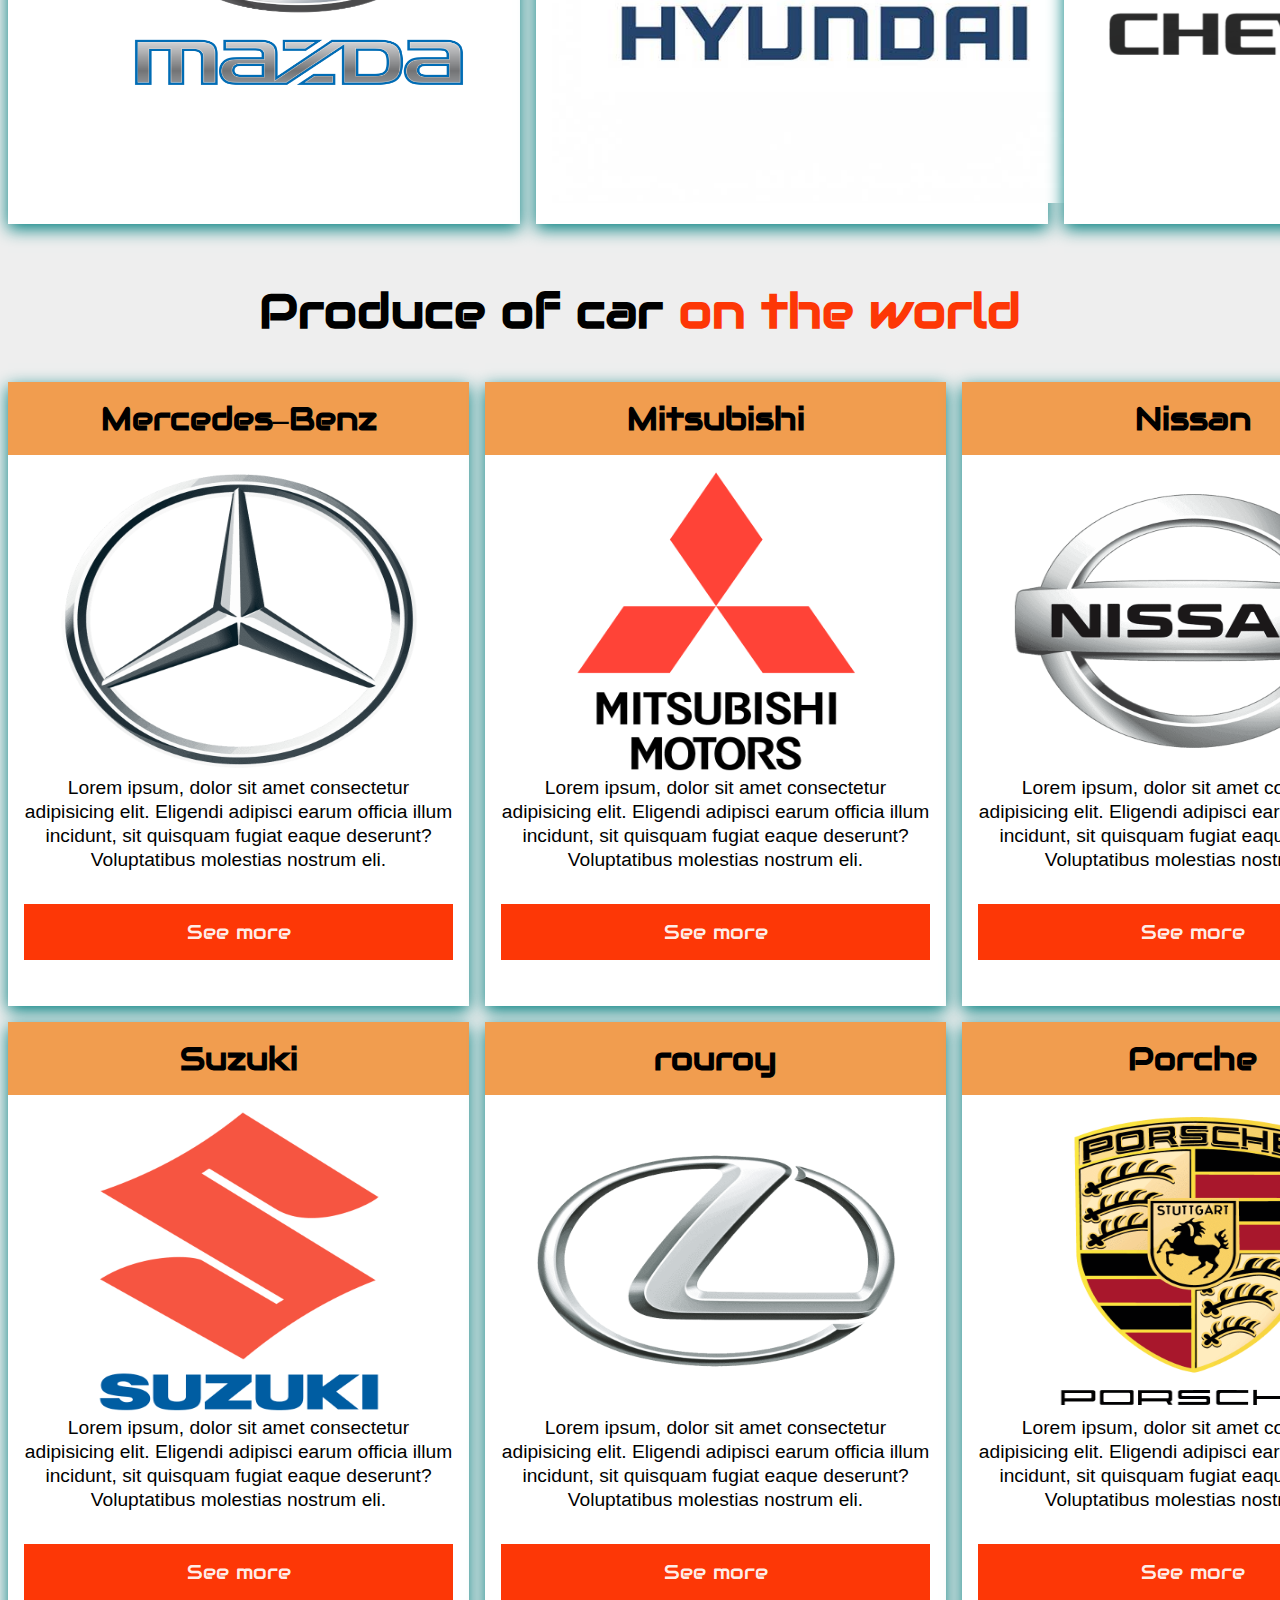
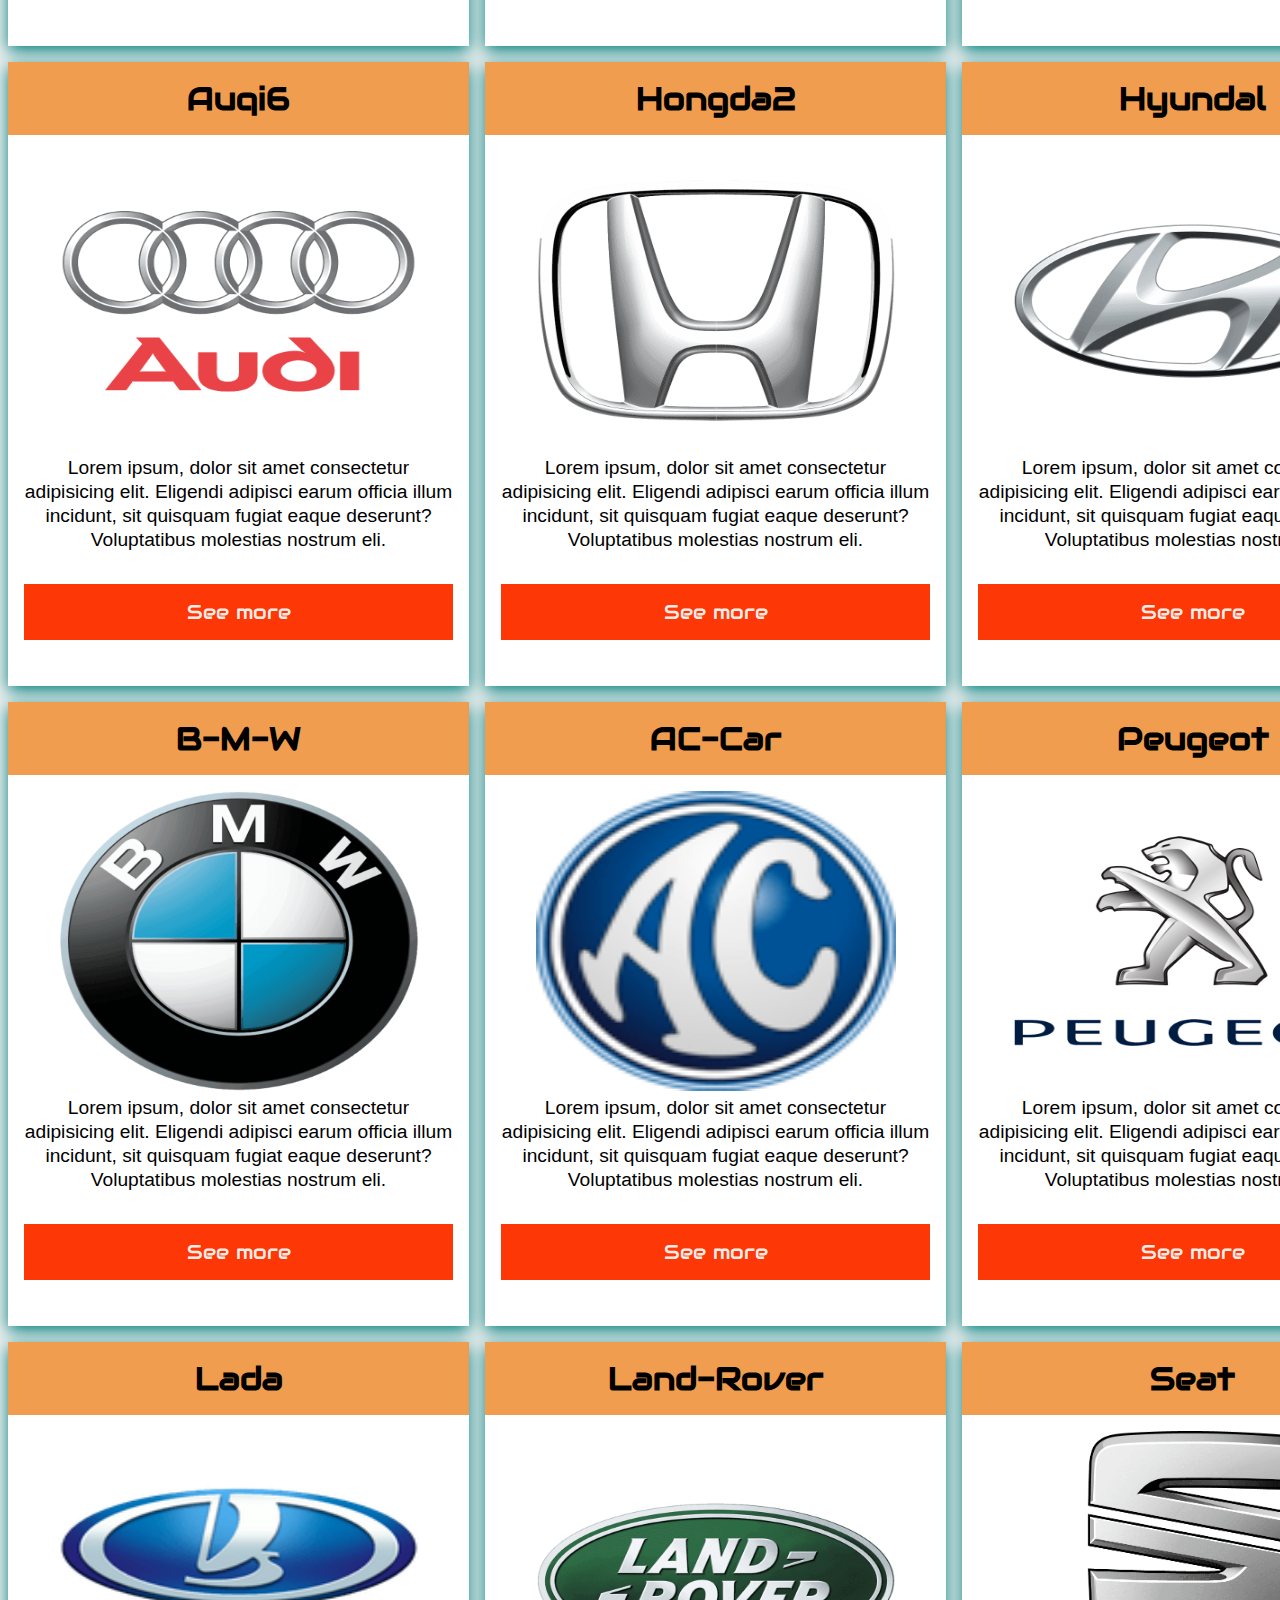
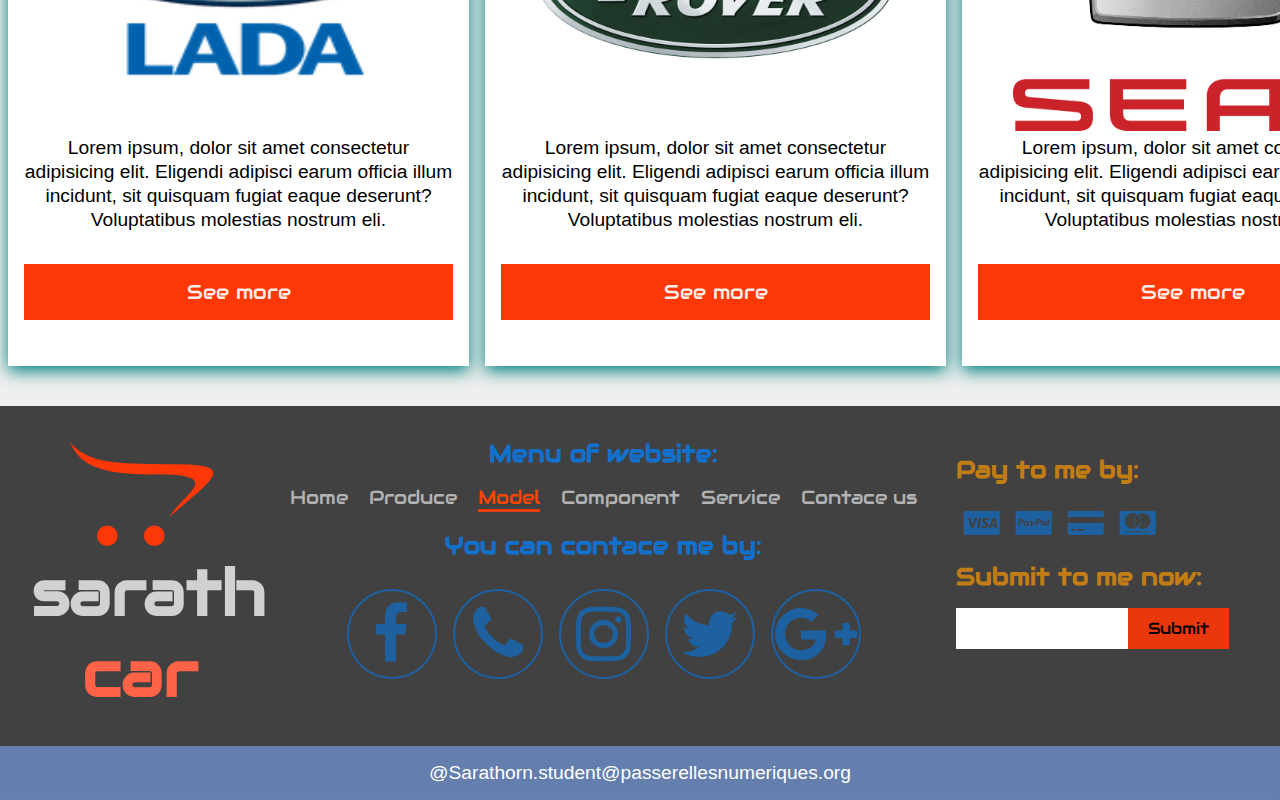
<file: page/model.html>
<!DOCTYPE html>
<html lang="en">
<head>
    <meta charset="UTF-8">
    <meta http-equiv="X-UA-Compatible" content="IE=edge">
    <meta name="viewport" content="width=device-width, initial-scale=1.0">
    <title>Model page</title>
    <link rel="stylesheet" href="https://cdnjs.cloudflare.com/ajax/libs/font-awesome/4.7.0/css/font-awesome.min.css">
    <link rel="stylesheet" href="../css/style.css">
</head>
<body>
    <!-- navbar -->
    <header class="header">

        <a href="#" class="logo"><i class="fa fa-opencart"></i>sarath  <span>car</span> </a>
        <nav class="navbar">
            <a href="../index.html">Home</a>
            <a href="produce.html">Produce</a>
            <a href="#" id="focus">Model</a>
            <a href="component.html">Component</a>
            <a href="service.html">Service</a>
            <a href="contace.html">Contace us</a>
        </nav>
        <div class="icons">
            <div class="fa fa-user-plus"><a href="sign-in.html">sign in</a></div>
            <div class="fa fa-bell"></div>
            <div class="fa fa-shopping-cart"></div>
            <div class="select-language">
                <select name="" id="">
                    <option value="" selected disabled>English</option>
                    <option value="">Khmer</option>
                    <option value="">Chinese</option>
                    <option value="">Thai</option>
                </select>
            </div>
        </div>
    </header>
    <section class="home">
        <div class="content">
            <h3>The best car <span>on the world</span> </h3>
            <p>The weight of the machine was 1.5 tonnes and somewhat lighter than Rickett's steam car. The whole was driven by a chain drive and a maximum speed of twelve miles.

            </p>
            <div class="button">
                <div class="button">
                    <a href="sign-in.html" class="btn btn-color">
                       sign in
                    </a>
                    <a href="sign-in.html" class="btn btn-benner" >
                        Login in
                    </a>
                </div>
            </div>
        </div>
    </section>
    <div class="headers">
        <h1>Model page</h1>
        <div></div>
    </div>
    <h1 class="h1-card">Produce of car <span> on the world</span></h1>
    <div class="">
        <div class="main-card">
            <div class="card no-bg-card start-center">
                <img src="../image/lo1.png" alt="" width="550" height="500">
            </div>
            <div class="card no-bg-card start-center">
                <img src="../image/lo2.jpg" alt="" width="550" height="500">
            </div>
            <div class="card no-bg-card start-center">
                <img src="../image/lo3.png" alt="" width="550" height="500">
            </div>
        </div>


        <h1 class="h1-card">Produce of car <span> on the world</span></h1>
        <div>

            <div class="main-card">
                <div class="card no-bg-card start-center">
                    <h1 class="h1-bg">Mercedes‒Benz</h1>
                    <img src="../image/los1.png" alt="" width="360" height="300">
                    <p>Lorem ipsum, dolor sit amet consectetur adipisicing elit. Eligendi adipisci earum officia illum incidunt, sit quisquam fugiat eaque deserunt? Voluptatibus molestias nostrum eli.</p>
                    <div class="btn btn-color">
                        See more
                    </div>
                </div>
                <div class="card no-bg-card start-center">
                    <h1 class="h1-bg">Mitsubishi</h1>
                    <img src="../image/los2.png" alt="" width="360" height="300">
                    <p>Lorem ipsum, dolor sit amet consectetur adipisicing elit. Eligendi adipisci earum officia illum incidunt, sit quisquam fugiat eaque deserunt? Voluptatibus molestias nostrum eli.</p>
                    <div class="btn btn-color">
                        See more
                    </div>
                </div>
                <div class="card no-bg-card start-center">
                    <h1 class="h1-bg">Nissan</h1>
                    <img src="../image/los3.png" alt="" width="360" height="300">
                    <p>Lorem ipsum, dolor sit amet consectetur adipisicing elit. Eligendi adipisci earum officia illum incidunt, sit quisquam fugiat eaque deserunt? Voluptatibus molestias nostrum eli.</p>
                    <div class="btn btn-color">
                        See more
                    </div>
                </div>
                <div class="card no-bg-card start-center">
                    <h1 class="h1-bg">Opel</h1>
                    <img src="../image/los4.png" alt="" width="360" height="300">
                    <p>Lorem ipsum, dolor sit amet consectetur adipisicing elit. Eligendi adipisci earum officia illum incidunt, sit quisquam fugiat eaque deserunt? Voluptatibus molestias nostrum eli.</p>
                    <div class="btn btn-color">
                        See more
                    </div>
                </div>
            </div>
            <div class="main-card">
                <div class="card no-bg-card start-center">
                    <h1 class="h1-bg">Suzuki</h1>
                    <img src="../image/los5.png" alt="" width="360" height="300">
                    <p>Lorem ipsum, dolor sit amet consectetur adipisicing elit. Eligendi adipisci earum officia illum incidunt, sit quisquam fugiat eaque deserunt? Voluptatibus molestias nostrum eli.</p>
                    <div class="btn btn-color">
                        See more
                    </div>
                </div>
                <div class="card no-bg-card start-center">
                    <h1 class="h1-bg">rouroy</h1>
                    <img src="../image/los6.png" alt="" width="360" height="300">
                    <p>Lorem ipsum, dolor sit amet consectetur adipisicing elit. Eligendi adipisci earum officia illum incidunt, sit quisquam fugiat eaque deserunt? Voluptatibus molestias nostrum eli.</p>
                    <div class="btn btn-color">
                        See more
                    </div>
                </div>
                <div class="card no-bg-card start-center">
                    <h1 class="h1-bg">Porche</h1>
                    <img src="../image/los7.png" alt="" width="360" height="300">
                    <p>Lorem ipsum, dolor sit amet consectetur adipisicing elit. Eligendi adipisci earum officia illum incidunt, sit quisquam fugiat eaque deserunt? Voluptatibus molestias nostrum eli.</p>
                    <div class="btn btn-color">
                        See more
                    </div>
                </div>
                <div class="card no-bg-card start-center">
                    <h1 class="h1-bg">Citrown</h1>
                    <img src="../image/los8.png" alt="" width="360" height="300">
                    <p>Lorem ipsum, dolor sit amet consectetur adipisicing elit. Eligendi adipisci earum officia illum incidunt, sit quisquam fugiat eaque deserunt? Voluptatibus molestias nostrum eli.</p>
                    <div class="btn btn-color">
                        See more
                    </div>
                </div>
            </div>
            <div class="main-card">
                <div class="card no-bg-card start-center">
                    <h1 class="h1-bg">Auqi6</h1>
                    <img src="../image/los9.png" alt="" width="360" height="300">
                    <p>Lorem ipsum, dolor sit amet consectetur adipisicing elit. Eligendi adipisci earum officia illum incidunt, sit quisquam fugiat eaque deserunt? Voluptatibus molestias nostrum eli.</p>
                    <div class="btn btn-color">
                        See more
                    </div>
                </div>
                <div class="card no-bg-card start-center">
                    <h1 class="h1-bg">Hongda2</h1>
                    <img src="../image/los10.png" alt="" width="360" height="300">
                    <p>Lorem ipsum, dolor sit amet consectetur adipisicing elit. Eligendi adipisci earum officia illum incidunt, sit quisquam fugiat eaque deserunt? Voluptatibus molestias nostrum eli.</p>
                    <div class="btn btn-color">
                        See more
                    </div>
                </div>
                <div class="card no-bg-card start-center">
                    <h1 class="h1-bg">Hyundal</h1>
                    <img src="../image/los11.png" alt="" width="360" height="300">
                    <p>Lorem ipsum, dolor sit amet consectetur adipisicing elit. Eligendi adipisci earum officia illum incidunt, sit quisquam fugiat eaque deserunt? Voluptatibus molestias nostrum eli.</p>
                    <div class="btn btn-color">
                        See more
                    </div>
                </div>
                <div class="card no-bg-card start-center">
                    <h1 class="h1-bg">Daewoo</h1>
                    <img src="../image/los12.png" alt="" width="360" height="300">
                    <p>Lorem ipsum, dolor sit amet consectetur adipisicing elit. Eligendi adipisci earum officia illum incidunt, sit quisquam fugiat eaque deserunt? Voluptatibus molestias nostrum eli.</p>
                    <div class="btn btn-color">
                        See more
                    </div>
                </div>
            </div>
            <div class="main-card">
                <div class="card no-bg-card start-center">
                    <h1 class="h1-bg">B-M-W</h1>
                    <img src="../image/los13.png" alt="" width="360" height="300">
                    <p>Lorem ipsum, dolor sit amet consectetur adipisicing elit. Eligendi adipisci earum officia illum incidunt, sit quisquam fugiat eaque deserunt? Voluptatibus molestias nostrum eli.</p>
                    <div class="btn btn-color">
                        See more
                    </div>
                </div>
                <div class="card no-bg-card start-center">
                    <h1 class="h1-bg">AC-Car</h1>
                    <img src="../image/los14.png" alt="" width="360" height="300">
                    <p>Lorem ipsum, dolor sit amet consectetur adipisicing elit. Eligendi adipisci earum officia illum incidunt, sit quisquam fugiat eaque deserunt? Voluptatibus molestias nostrum eli.</p>
                    <div class="btn btn-color">
                        See more
                    </div>
                </div>
                <div class="card no-bg-card start-center">
                    <h1 class="h1-bg">Peugeot</h1>
                    <img src="../image/los15.png" alt="" width="360" height="300">
                    <p>Lorem ipsum, dolor sit amet consectetur adipisicing elit. Eligendi adipisci earum officia illum incidunt, sit quisquam fugiat eaque deserunt? Voluptatibus molestias nostrum eli.</p>
                    <div class="btn btn-color">
                        See more
                    </div>
                </div>
                <div class="card no-bg-card start-center">
                    <h1 class="h1-bg">Chery</h1>
                    <img src="../image/los16.png" alt="" width="360" height="300">
                    <p>Lorem ipsum, dolor sit amet consectetur adipisicing elit. Eligendi adipisci earum officia illum incidunt, sit quisquam fugiat eaque deserunt? Voluptatibus molestias nostrum eli.</p>
                    <div class="btn btn-color">
                        See more
                    </div>
                </div>
            </div>
            <div class="main-card">
                <div class="card no-bg-card start-center">
                    <h1 class="h1-bg">Lada</h1>
                    <img src="../image/los17.png" alt="" width="360" height="300">
                    <p>Lorem ipsum, dolor sit amet consectetur adipisicing elit. Eligendi adipisci earum officia illum incidunt, sit quisquam fugiat eaque deserunt? Voluptatibus molestias nostrum eli.</p>
                    <div class="btn btn-color">
                        See more
                    </div>
                </div>
                <div class="card no-bg-card start-center">
                    <h1 class="h1-bg">Land-Rover</h1>
                    <img src="../image/los18.png" alt="" width="360" height="300">
                    <p>Lorem ipsum, dolor sit amet consectetur adipisicing elit. Eligendi adipisci earum officia illum incidunt, sit quisquam fugiat eaque deserunt? Voluptatibus molestias nostrum eli.</p>
                    <div class="btn btn-color">
                        See more
                    </div>
                </div>
                <div class="card no-bg-card start-center">
                    <h1 class="h1-bg">Seat</h1>
                    <img src="../image/los19.png" alt="" width="360" height="300">
                    <p>Lorem ipsum, dolor sit amet consectetur adipisicing elit. Eligendi adipisci earum officia illum incidunt, sit quisquam fugiat eaque deserunt? Voluptatibus molestias nostrum eli.</p>
                    <div class="btn btn-color">
                        See more
                    </div>
                </div>
                <div class="card no-bg-card start-center">
                    <h1 class="h1-bg">Hongda</h1>
                    <img src="../image/los10.png" alt="" width="360" height="300">
                    <p>Lorem ipsum, dolor sit amet consectetur adipisicing elit. Eligendi adipisci earum officia illum incidunt, sit quisquam fugiat eaque deserunt? Voluptatibus molestias nostrum eli.</p>
                    <div class="btn btn-color">
                        See more
                    </div>
                </div>
            </div>
    
    
    
    
    
        </div>
        
    </div>












    <footer>
        <a href="#" class="logo logo-footer"><i class="fa fa-opencart"></i>sarath  <span>car</span> </a>
    <div class="menu-footer">
        <nav class="navbar navbar-footer">
            <h1 class="h1">Menu of website:</h1>
            <a href="../index.html">Home</a>
            <a href="produce.html">Produce</a>
            <a href="#" id="focus">Model</a>
            <a href="component.html">Component</a>
            <a href="service.html">Service</a>
            <a href="contace.html">Contace us</a>
        </nav>
        <div>
            <h1 class="h1">You can contace me by:</h4>
            <div class="icons icons-footer">
                <div class="fa fa-facebook"></div>
                <div class="fa fa-phone"></div>
                <div class="fa fa-instagram"></div>
                <div class="fa fa-twitter"></div>
                <div class="fa fa fa-google-plus"></div>
            </div>
        </div>

    </div>
    <div>
        <h1 class="h1-footer">Pay to me by:</h1>
        <div class="icons">
            <div class="fa fa-cc-visa"></div>
            <div class="fa fa-cc-paypal"></div>
            <div class="fa fa-credit-card-alt"></div>
            <div class="fa fa-cc-mastercard"></div>
        </div>
        <h1 class="h1-footer">Submit to me now:</h1>
        <div class="form-footer">
            <input type="text" class="input-footer">
            <div class="btn-footer">
                Submit
            </div>
        </div>

    </div>

</footer>
<p class="rever">@Sarathorn.student@passerellesnumeriques.org</p>
</body>
</html>
</file>
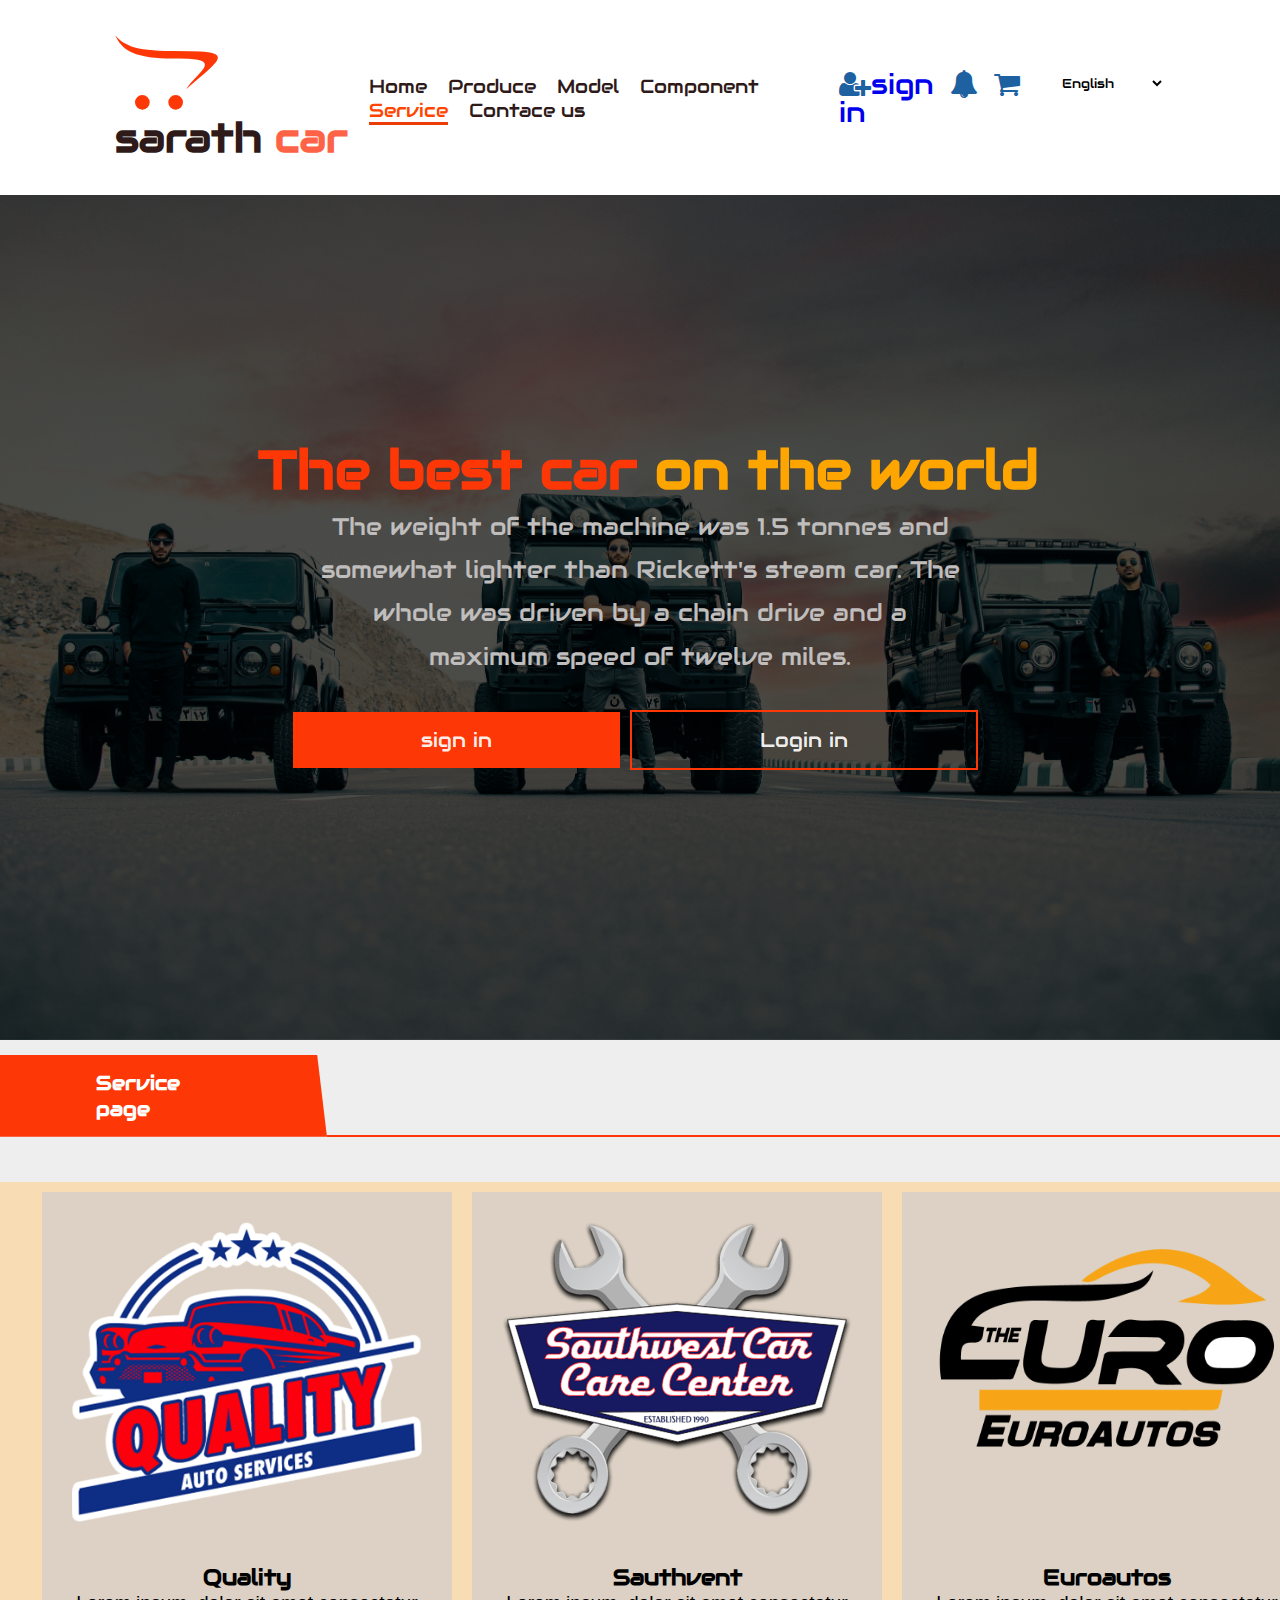
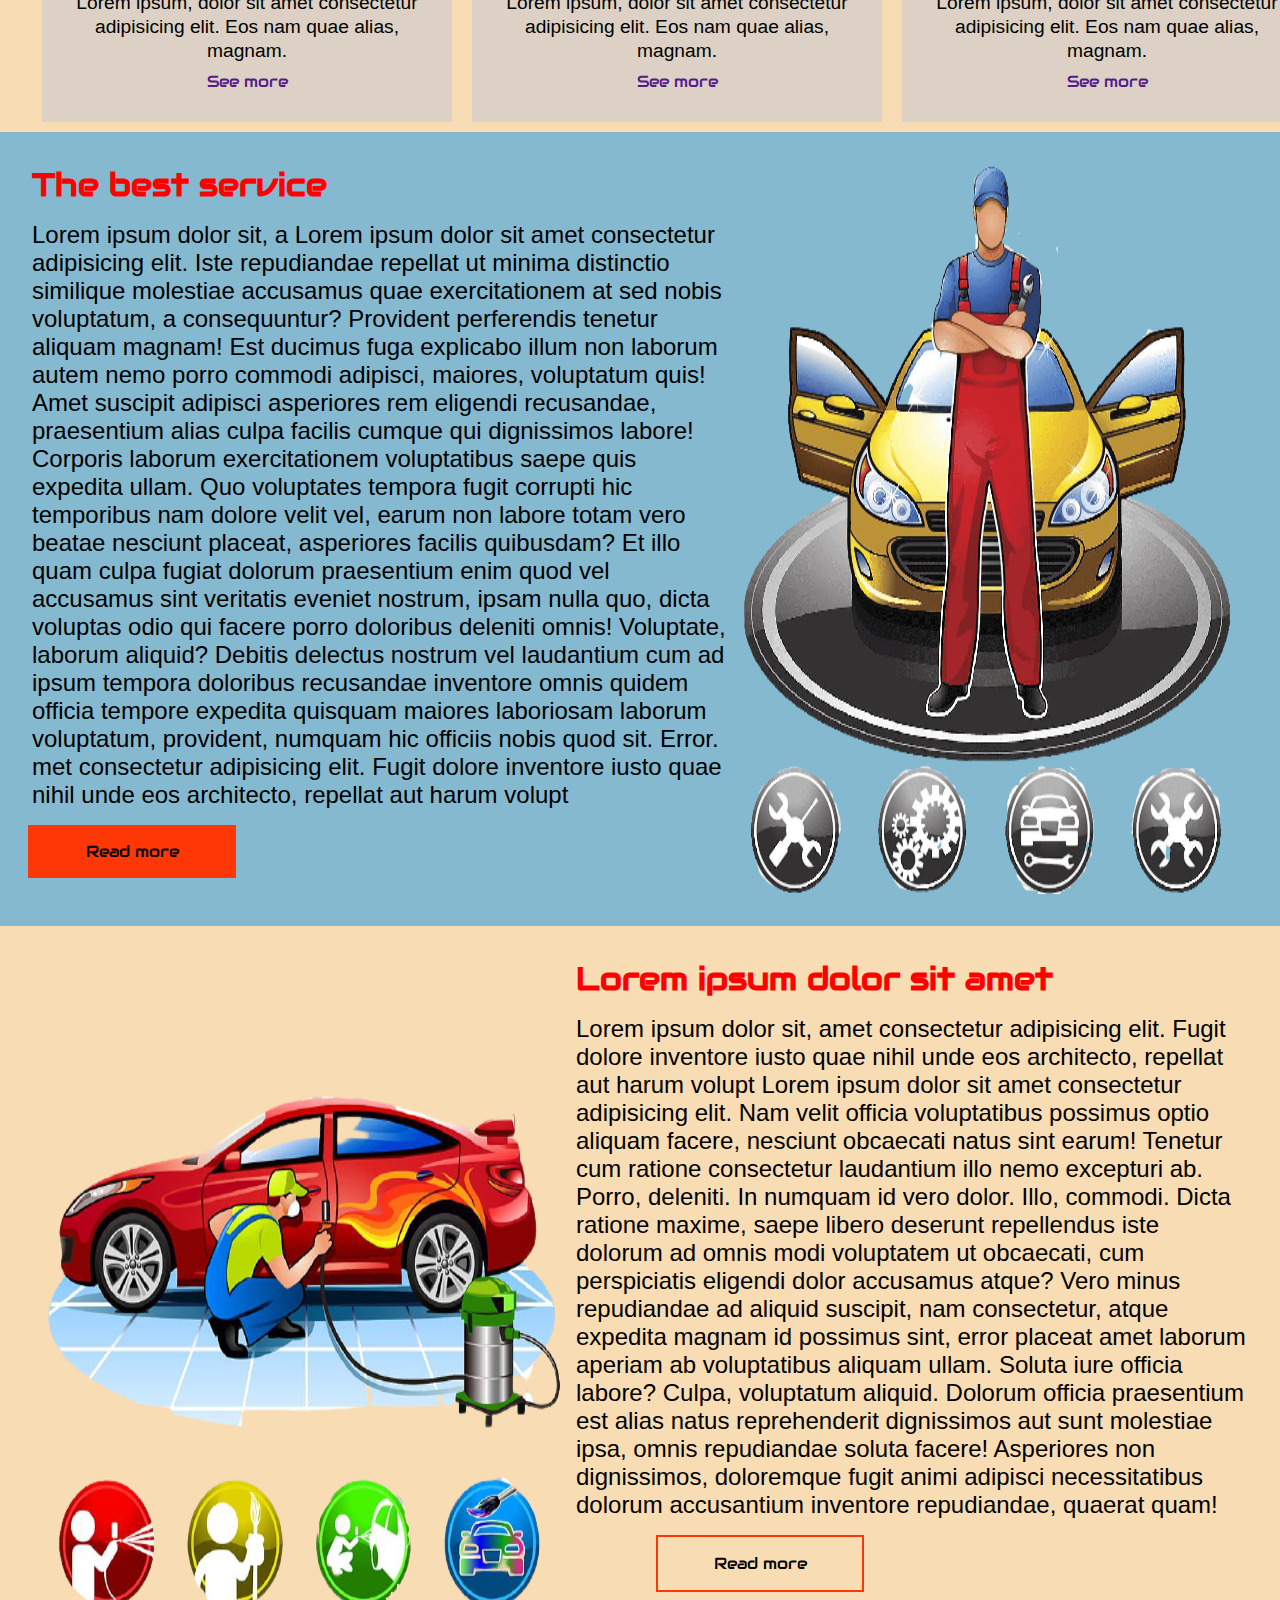
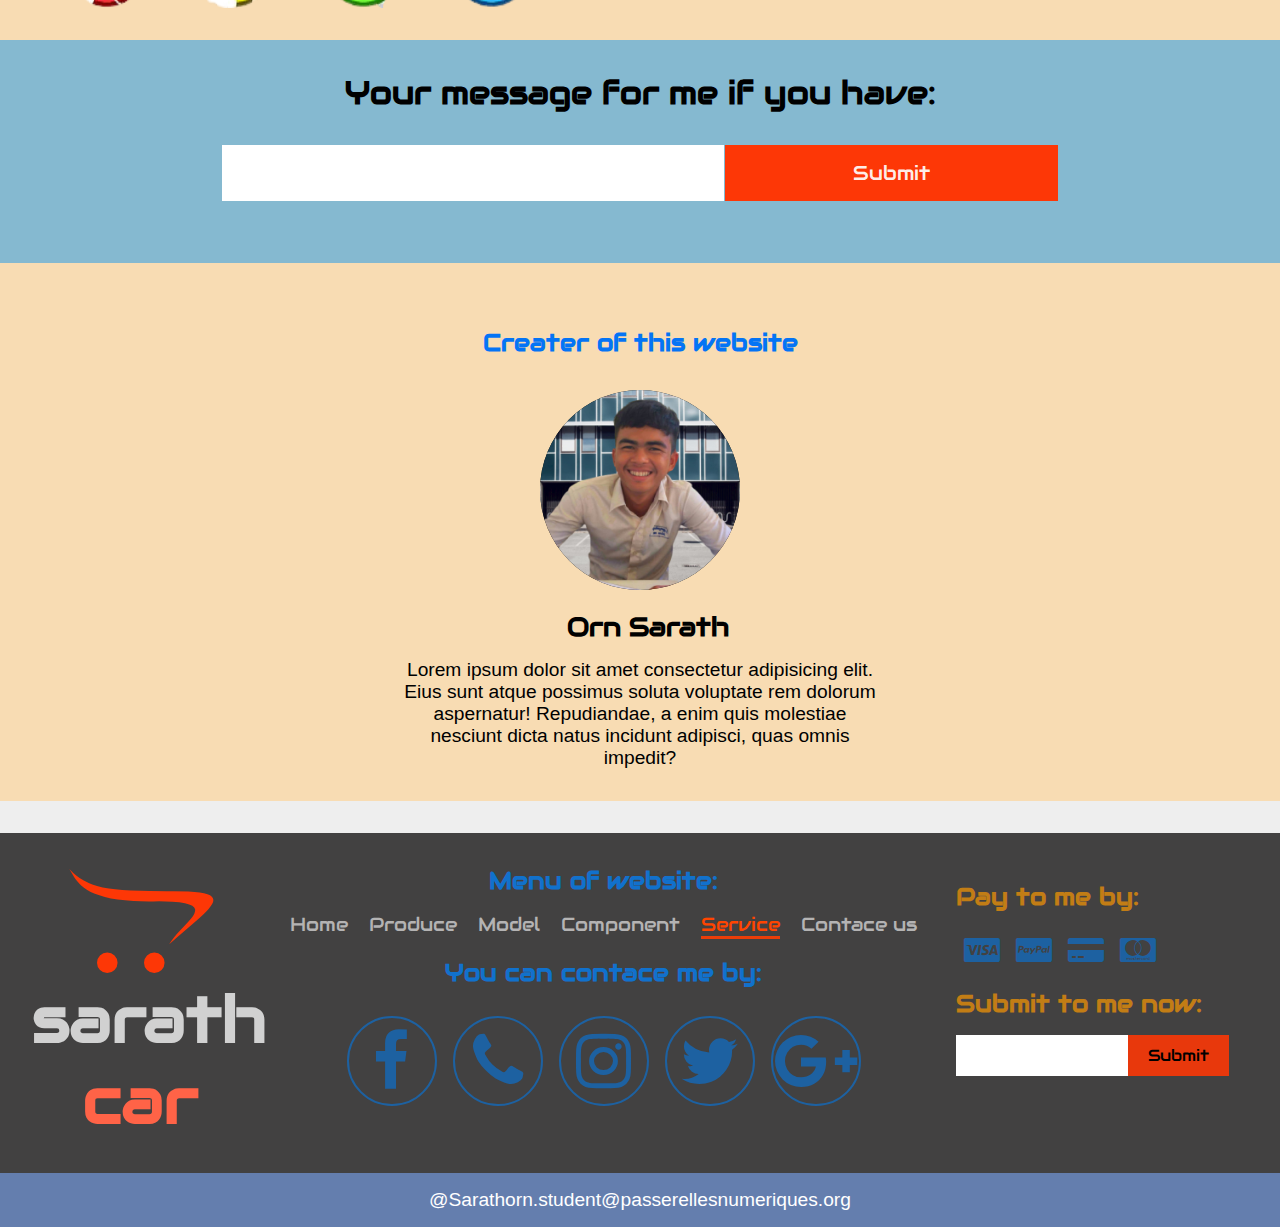
<file: page/service.html>
<!DOCTYPE html>
<html lang="en">
<head>
    <meta charset="UTF-8">
    <meta http-equiv="X-UA-Compatible" content="IE=edge">
    <meta name="viewport" content="width=device-width, initial-scale=1.0">
    <title>Service page</title>
    <link rel="stylesheet" href="https://cdnjs.cloudflare.com/ajax/libs/font-awesome/4.7.0/css/font-awesome.min.css">
    <link rel="stylesheet" href="../css/style.css">
</head>
<body>
    <!-- navbar -->
    <header class="header">

        <a href="#" class="logo"><i class="fa fa-opencart"></i>sarath  <span>car</span> </a>
        <nav class="navbar">
            <a href="../index.html">Home</a>
            <a href="produce.html">Produce</a>
            <a href="model.html">Model</a>
            <a href="component.html">Component</a>
            <a href="#" id="focus">Service</a>
            <a href="contace.html">Contace us</a>
        </nav>
        <div class="icons">
            <div class="fa fa-user-plus"><a href="sign-in.html">sign in</a></div>
            <div class="fa fa-bell"></div>
            <div class="fa fa-shopping-cart"></div>
            <div class="select-language">
                <select name="" id="">
                    <option value="" selected disabled>English</option>
                    <option value="">Khmer</option>
                    <option value="">Chinese</option>
                    <option value="">Thai</option>
                </select>
            </div>
        </div>
    </header>
    <section class="home">
        <div class="content">
            <h3>The best car <span>on the world</span> </h3>
            <p>The weight of the machine was 1.5 tonnes and somewhat lighter than Rickett's steam car. The whole was driven by a chain drive and a maximum speed of twelve miles.

            </p>
            <div class="button">
                <div class="button">
                    <a href="sign-in.html" class="btn btn-color">
                       sign in
                    </a>
                    <a href="sign-in.html" class="btn btn-benner" >
                        Login in
                    </a>
                </div>
            </div>
        </div>
    </section>
    <div class="headers">
        <h1>Service page</h1>
        <div></div>
    </div>
    <div class="contener color-contener">
        <div class="main">
            <div class="main-card">
                <div class="card card-has-bg card-has-magain start-center">
                    <div class="icons-form">
                        <div class="fa">
                            <img src="../image/1.png" alt="" width="350" height="300">
                        </div>
                    </div>
                    <h4>Quality</h4>
                    <p>Lorem ipsum, dolor sit amet consectetur adipisicing elit. Eos nam quae alias, magnam.</p>
                    <a href="">See more</a>
                </div>
                <div class="card card-has-bg card-has-magain start-center">
                    <div class="icons-form">
                        <div class="fa">
                            <img src="../image/2.png" alt="" width="350" height="300">
                        </div>
                    </div>
                    <h4>Sauthvent</h4>
                    <p>Lorem ipsum, dolor sit amet consectetur adipisicing elit. Eos nam quae alias, magnam.</p>
                    <a href="">See more</a>
                </div>
                <div class="card card-has-bg card-has-magain start-center">
                    <div class="icons-form">
                        <div class="fa">
                            <img src="../image/3.png" alt="" width="350" height="300">
                        </div>
                    </div>
                    <h4>Euroautos</h4>
                    <p>Lorem ipsum, dolor sit amet consectetur adipisicing elit. Eos nam quae alias, magnam.</p>
                    <a href="">See more</a>
                </div>
                <div class="card card-has-bg card-has-magain start-center">
                    <div class="icons-form">
                        <div class="fa">
                            <img src="../image/4.png" alt="" width="350" height="300">
                        </div>
                    </div>
                    <h4>Art mores</h4>
                    <p>Lorem ipsum, dolor sit amet consectetur adipisicing elit. Eos nam quae alias, magnam.</p>
                    <a href="">See more</a>
                </div>
            </div>
        </div>
        <div>
            <div class="service-contain service-color">
                <div class="thepra">
                    <h1 class="h1">The best service</h1>
                    <p>Lorem ipsum dolor sit, a
                       Lorem ipsum dolor sit amet consectetur adipisicing elit. Iste repudiandae repellat ut minima distinctio similique molestiae accusamus quae exercitationem at sed nobis voluptatum, a consequuntur? Provident perferendis tenetur aliquam magnam!
                       Est ducimus fuga explicabo illum non laborum autem nemo porro commodi adipisci, maiores, voluptatum quis! Amet suscipit adipisci asperiores rem eligendi recusandae, praesentium alias culpa facilis cumque qui dignissimos labore!
                       Corporis laborum exercitationem voluptatibus saepe quis expedita ullam. Quo voluptates tempora fugit corrupti hic temporibus nam dolore velit vel, earum non labore totam vero beatae nesciunt placeat, asperiores facilis quibusdam?
                       Et illo quam culpa fugiat dolorum praesentium enim quod vel accusamus sint veritatis eveniet nostrum, ipsam nulla quo, dicta voluptas odio qui facere porro doloribus deleniti omnis! Voluptate, laborum aliquid?
                       Debitis delectus nostrum vel laudantium cum ad ipsum tempora doloribus recusandae inventore omnis quidem officia tempore expedita quisquam maiores laboriosam laborum voluptatum, provident, numquam hic officiis nobis quod sit. Error. met consectetur adipisicing elit. Fugit dolore inventore iusto quae nihil unde eos architecto, repellat aut harum volupt</p>
                    <div class="btn-color" >
                        Read more
                    </div>
                </div>
                <img src="../image/ser1.png" alt="">
            </div>
            <div class="service-contain">
                <img src="../image/ser2.png" alt="">
                <div class="thepra">
                    <h1 class="h1">Lorem ipsum dolor sit amet</h1>
                    <p>Lorem ipsum dolor sit, amet consectetur adipisicing elit. Fugit dolore inventore iusto quae nihil unde eos architecto, repellat aut harum volupt
                        Lorem ipsum dolor sit amet consectetur adipisicing elit. Nam velit officia voluptatibus possimus optio aliquam facere, nesciunt obcaecati natus sint earum! Tenetur cum ratione consectetur laudantium illo nemo excepturi ab.
                        Porro, deleniti. In numquam id vero dolor. Illo, commodi. Dicta ratione maxime, saepe libero deserunt repellendus iste dolorum ad omnis modi voluptatem ut obcaecati, cum perspiciatis eligendi dolor accusamus atque?
                        Vero minus repudiandae ad aliquid suscipit, nam consectetur, atque expedita magnam id possimus sint, error placeat amet laborum aperiam ab voluptatibus aliquam ullam. Soluta iure officia labore? Culpa, voluptatum aliquid.
                        Dolorum officia praesentium est alias natus reprehenderit dignissimos aut sunt molestiae ipsa, omnis repudiandae soluta facere! Asperiores non dignissimos, doloremque fugit animi adipisci necessitatibus dolorum accusantium inventore repudiandae, quaerat quam!
                    </p>
                    <div class="btn-benner" >
                    Read more
                    </div>
                </div>
                

                </div>
            </div>
            <div class="service service-color">
                <h1>Your message for me if you have:</h1>
                <div>
                    <input type="text" class="btn">
                    <input type="submit" class="btn btn-color">
                </div>
            </div>
            <div class="service">
                <h1 class="h1">
                    Creater of this website
                </h1>
                <div class="users">
                    <img src="../image/user1.jpg" alt="">
                </div>
                <h3>Orn Sarath</h3>
                <p>Lorem ipsum dolor sit amet consectetur adipisicing elit. Eius sunt atque possimus soluta voluptate rem dolorum aspernatur! Repudiandae, a enim quis molestiae nesciunt dicta natus incidunt adipisci, quas omnis impedit?</p>
            </div>

        </div>
     </div>










     <footer>
        <a href="#" class="logo logo-footer"><i class="fa fa-opencart"></i>sarath  <span>car</span> </a>
    <div class="menu-footer">
        <nav class="navbar navbar-footer">
            <h1 class="h1">Menu of website:</h1>
            <a href="../index.html">Home</a>
            <a href="produce.html">Produce</a>
            <a href="model.html">Model</a>
            <a href="component.html">Component</a>
            <a href="#" id="focus">Service</a>
            <a href="contace.html">Contace us</a>
        </nav>
        <div>
            <h1 class="h1">You can contace me by:</h4>
            <div class="icons icons-footer">
                <div class="fa fa-facebook"></div>
                <div class="fa fa-phone"></div>
                <div class="fa fa-instagram"></div>
                <div class="fa fa-twitter"></div>
                <div class="fa fa fa-google-plus"></div>
            </div>
        </div>

    </div>
    <div>
        <h1 class="h1-footer">Pay to me by:</h1>
        <div class="icons">
            <div class="fa fa-cc-visa"></div>
            <div class="fa fa-cc-paypal"></div>
            <div class="fa fa-credit-card-alt"></div>
            <div class="fa fa-cc-mastercard"></div>
        </div>
        <h1 class="h1-footer">Submit to me now:</h1>
        <div class="form-footer">
            <input type="text" class="input-footer">
            <div class="btn-footer">
                Submit
            </div>
        </div>

    </div>

</footer>
<p class="rever">@Sarathorn.student@passerellesnumeriques.org</p>

</body>
</html>
</file>
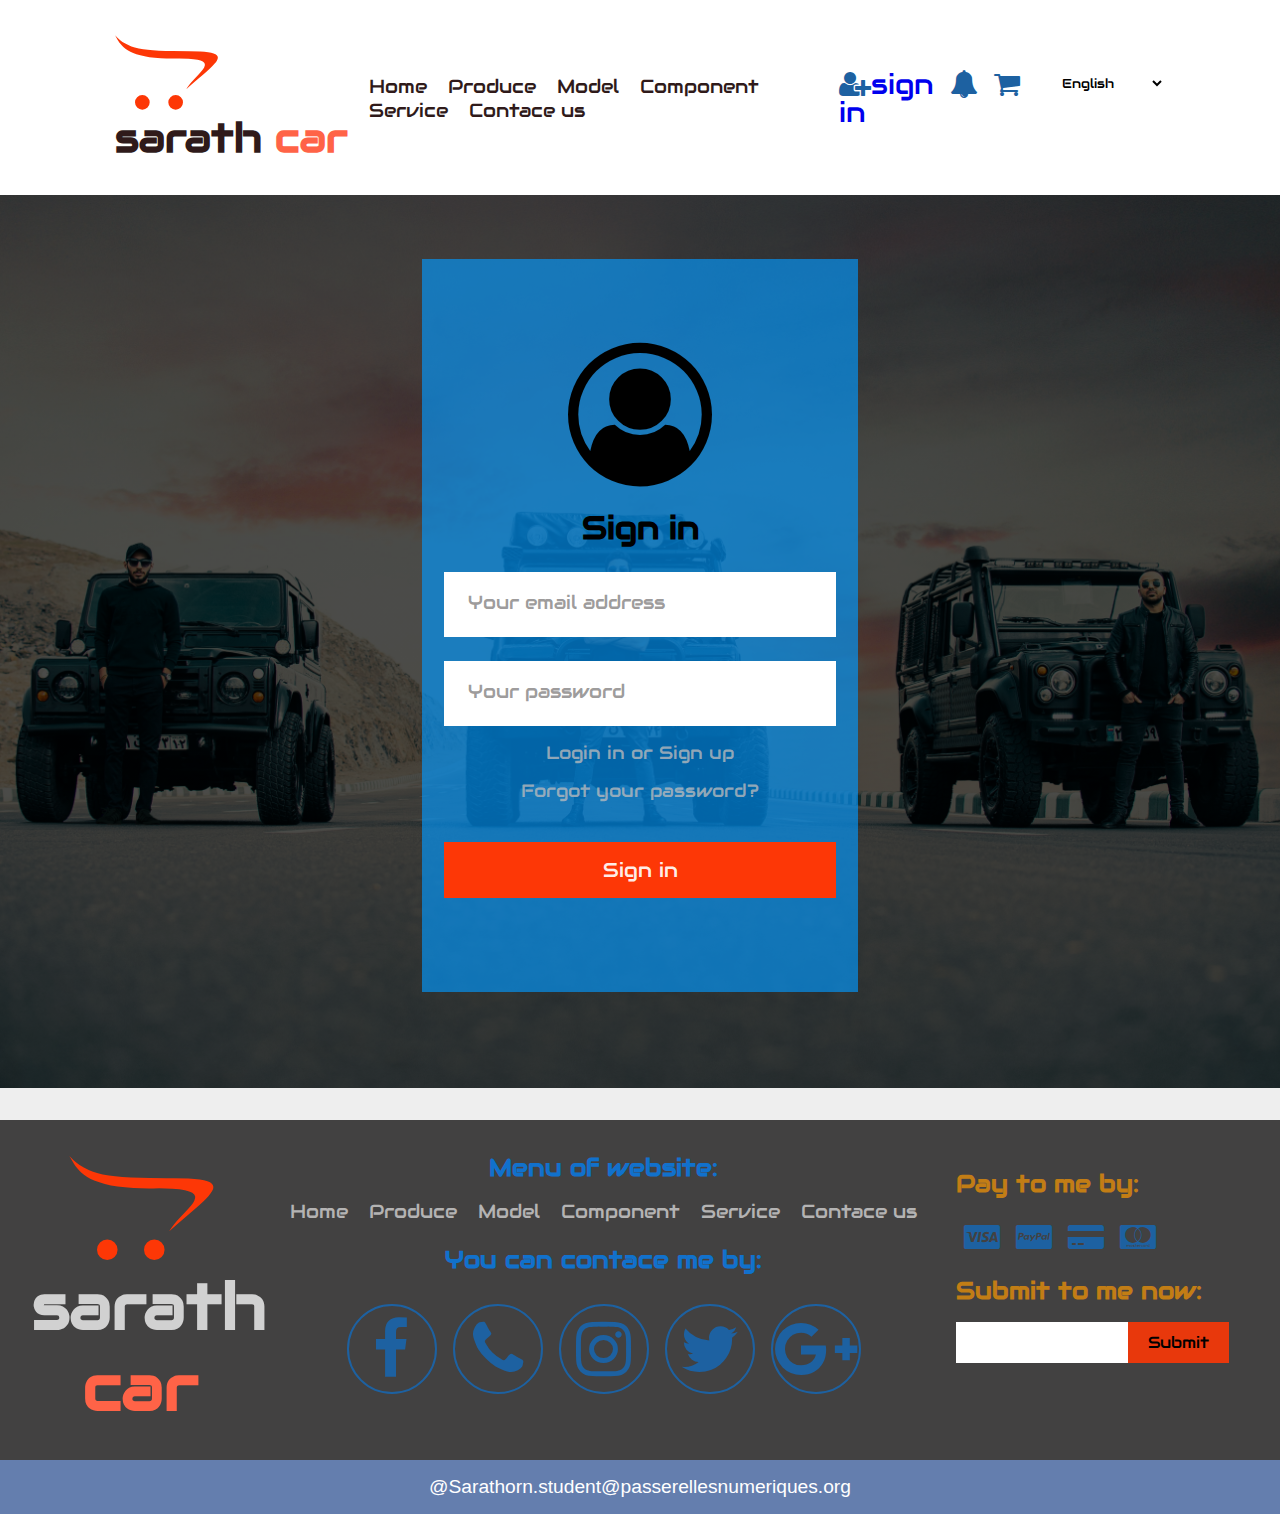
<file: page/sign-in.html>
<!DOCTYPE html>
<html lang="en">
<head>
    <meta charset="UTF-8">
    <meta http-equiv="X-UA-Compatible" content="IE=edge">
    <meta name="viewport" content="width=device-width, initial-scale=1.0">
    <title>sign in</title>
    <link rel="stylesheet" href="https://cdnjs.cloudflare.com/ajax/libs/font-awesome/4.7.0/css/font-awesome.min.css">
    <link rel="stylesheet" href="../css/style.css">
</head>
<body>
    <div class="bg">
        <!-- navbar -->
    <header class="header">

        <a href="#" class="logo"><i class="fa fa-opencart"></i>sarath  <span>car</span> </a>
        <nav class="navbar">
            <a href="../index.html">Home</a>
            <a href="produce.html">Produce</a>
            <a href="model.html">Model</a>
            <a href="component.html">Component</a>
            <a href="service.html">Service</a>
            <a href="contace.html">Contace us</a>
        </nav>
        <div class="icons">
            <div class="fa fa-user-plus"><a href="#">sign in</a></div>
            <div class="fa fa-bell"></div>
            <div class="fa fa-shopping-cart"></div>
            <div class="select-language">
                <select name="" id="">
                    <option value="" selected disabled>English</option>
                    <option value="">Khmer</option>
                    <option value="">Chinese</option>
                    <option value="">Thai</option>
                </select>
            </div>
        </div>

    </header>
    <div class="contener contener-sign-in home">
        <div class="form form-sign-in-page">
                <div class="icons-form">
                    <div class="fa fa fa-user-circle-o"></div>
                </div>
                <h1 class="h1 h1-form">
                    Sign in
                </h1>
                <form action="">
                    <div>
                        <input type="text"  class="input" placeholder="Your email address">
                    </div>
                    <div>
                        <input type="password" placeholder="Your password" class="input">
                    </div>
                    
                    <a href="" class="a-form">Login in or Sign up</a>
                    <a class="a-form">Forgot your password?</a>
                    <div>
                        <button class="btn btn-color btn-form ">Sign in</button>
                    </div>  
                </form>
        </div>
    </div>
    </div>
















    <footer>
        <a href="#" class="logo logo-footer"><i class="fa fa-opencart"></i>sarath  <span>car</span> </a>
    <div class="menu-footer">
        <nav class="navbar navbar-footer">
            <h1 class="h1">Menu of website:</h1>
            <a href="../index.html">Home</a>
            <a href="produce.html">Produce</a>
            <a href="model.html">Model</a>
            <a href="component.html">Component</a>
            <a href="#">Service</a>
            <a href="contace.html">Contace us</a>
        </nav>
        <div>
            <h1 class="h1">You can contace me by:</h4>
            <div class="icons icons-footer">
                <div class="fa fa-facebook"></div>
                <div class="fa fa-phone"></div>
                <div class="fa fa-instagram"></div>
                <div class="fa fa-twitter"></div>
                <div class="fa fa fa-google-plus"></div>
            </div>
        </div>

    </div>
    <div>
        <h1 class="h1-footer">Pay to me by:</h1>
        <div class="icons">
            <div class="fa fa-cc-visa"></div>
            <div class="fa fa-cc-paypal"></div>
            <div class="fa fa-credit-card-alt"></div>
            <div class="fa fa-cc-mastercard"></div>
        </div>
        <h1 class="h1-footer">Submit to me now:</h1>
        <div class="form-footer">
            <input type="text" class="input-footer">
            <div class="btn-footer">
                Submit
            </div>
        </div>

    </div>

</footer>
<p class="rever">@Sarathorn.student@passerellesnumeriques.org</p>

</body>
</html>
</file>
<file: css/style.css>
@import url('https://fonts.googleapis.com/css2?family=Audiowide&family=Open+Sans&display=swap');
*{
    font-family: 'Audiowide', cursive;
    margin: 0;
    padding: 0;
    box-sizing: border-box;
    text-decoration: none;
    border:none;
    outline: none;
}
.home{
    background-image: linear-gradient(rgba(0,0,0,0.7), rgba(0,0,0,0.7), rgba(0,0,0,0.7)), 
url(../image/hamid-tajik-c1EH_XH-tNI-unsplash.jpg);
    background-repeat: no-repeat;
    background-size: cover;
    background-position: center;
    animation: slider 10s infinite linear;
}
@keyframes slider{
    100%{
        background-image: linear-gradient(rgba(0,0,0,0.7), rgba(0,0,0,0.7), rgba(0,0,0,0.7)), 
        url(../image/banner1.jpg);
    }
    80%{
        background-image: linear-gradient(rgba(0,0,0,0.7), rgba(0,0,0,0.7), rgba(0,0,0,0.7)), 
        url(../image/banner2.jpg);
    }
    60%{
        background-image: linear-gradient(rgba(0,0,0,0.7), rgba(0,0,0,0.7), rgba(0,0,0,0.7)), 
        url(../image/banner3.jpg);
    }
    40%{
        background-image: linear-gradient(rgba(0,0,0,0.7), rgba(0,0,0,0.7), rgba(0,0,0,0.7)), 
        url(../image/banner4.jpg);
    }
    20%{
        background-image: linear-gradient(rgba(0,0,0,0.7), rgba(0,0,0,0.7), rgba(0,0,0,0.7)), 
        url(../image/banner5.jpg);
    }
}

body{
    background: #eee;
    overflow-x: hidden;
    scroll-behavior: smooth;
    

}
/* nav */
.header{
    display: flex;
    align-items: center;
    justify-content: space-between;
    background: #fff;
    padding: 2rem 9%;
    box-shadow: 0 0.5rem 1rem rgba(0,0,0,0.1);
}
.color-contener{
    background: rgba(252, 212, 152, 0.685);
}
/* -----------logo------------------ */
.logo{
    font-size: 2.5rem;
    font-weight: bold;
    color: #2f1a1a;
}
.logo-footer{
    width: 18%;
    text-align: center;
    font-size: 4rem;
    color: rgb(209, 209, 209);
}
.logo-footer span{
    color: white;
}
/* ------------------------------------ */
.menu-footer{
    width: 58%;
    /* display: flex;
    justify-content: center; */
    text-align: center;
}
.menu-footer div{
    margin-top: 1.3rem;
}
.menu-footer .h1{
    margin-bottom: 1rem;
    color: rgba(9, 123, 230, 0.849);
    font-size: 1.5rem;
}









.logo span{
    color: tomato;
}
.logo i{
    color: rgb(253, 55, 6);
    font-size: 5rem;
}
.logo-footer i{
    font-size: 7rem;
}
/* ---------------------- */


/* ------navbar------- */
.navbar a{
    font-size: 1.2rem;
    margin: 0 0.5rem;
    color: #2f1a1a;
}
.menu{
    /* width:%; */
    margin: auto;
}
.navbar-footer a{
    width: 100%;
    font-size: -1rem;
    margin-top: -2rem;
    text-align: center;
    color: rgb(180, 179, 179);
}
a:hover{
    color: rgb(253, 55, 6);
 
}
/* icon-------------- */
.icons{
    display: flex;
}
.icons-form{
    text-align: center;
    font-size: 9rem;
}
.icons .fa{
    font-size: 28px;
    margin: 8px;
    color: #1d61a1;
}
.icons-footer{
    display: flex;
    justify-content: center;
    margin-top: 4rem;
}
.icons-footer .fa{
    font-size: 4rem;
    border: 2px solid;
    width: 90px;
    height: 90px;
    display: flex;
    justify-content: center;
    align-items: center;
    border-radius: 50%;
}
.form-footer{
    display: flex;
}
.form-footer .btn-footer{
    background:  rgba(253, 55, 6, 0.89);
    padding: 10px 20px;
    font-size: 1rem;
}
.form-footer .btn-footer:hover{
    background: rgba(238, 124, 11, 0.911);
}

.h1-footer{
    margin: 1rem 0;
    color: rgba(230, 142, 9, 0.781);
    font-size: 1.5rem;
}
.rever{
    padding: 1rem;
    width: 100%;
    text-align: center;
    background: rgba(12, 55, 134, 0.609);
    color: rgb(255, 255, 255);
}
.icons .fa:hover{
    color: rgb(253, 55, 6);
}



/* home */
.home{
    display: flex;
    justify-content: center;
    align-items: center;
   
background-image: linear-gradient(rgba(0,0,0,0.7), rgba(0,0,0,0.7), rgba(0,0,0,0.7)), 
url(../image/hamid-tajik-c1EH_XH-tNI-unsplash.jpg);
    background-repeat: no-repeat;
    background-size: cover;
    background-position: center;
    padding: 15rem 0;
}
.home .content p{
    font-family: 'Audiowide', cursive;
}
.home .content{
    text-align: center;

}
.home .content  h3{
    color: rgb(253, 55, 6);
    font-size: 3.4rem;
    

}
.home  .content  h3 span{
    color: orange;
}
.home .content  p{
    width: 50%;
    margin: auto;
    font-size: 1.5rem;
    line-height: 1.8;
    color: #c0bdbd;
    font-weight: 1px;
    /* font-family: 'Open Sans', sans-serif; */
}


/* btn */
.home .content button{
    font-size: 1.5rem;
    padding: 1rem 2rem;
    cursor: pointer;
    border-radius: 8px;
    background: orange;
    color: #fff;
}
.button{
    display: flex;
    justify-content: center;
    align-items: center;
}
.btn-benner{
    margin: 10px;
    background: none;
    border: 2px solid rgb(253, 55, 6);
    color: white;
}
.btn-color{
    background: rgb(253, 55, 6);
}
.btn{

    margin-bottom: 30px;
    margin-top: 2rem;
    font-size: 20px;
    padding: 15px 8rem;
    color: rgba(255, 255, 255, 0.932);
    
}
.btn:hover{
    background: orange;
}
.btn-small{
    width: 40%;
    margin-left: 1rem;
    padding: 10px 20px ;
    text-align: center;    /* margin: auto; */
    margin-top: 6px;
}
.small{
    width: 40%;
    padding: 15px ;
    text-align: center;

    /* margin: auto; */
}
.btn-form{
    width: 100%;
    /* margin-left: 2.5%; */
    box-sizing: border-box;
  }




/* contener */
.headers{
    display: flex;
}
.headers h1{
    clip-path: polygon(0 0, 97% 0, 100% 100%, 0% 100%);
    background:  rgb(253, 55, 6);
    padding: 15px 6rem;
    margin-top: 15px;
    font-size: 20px;
    color:white;

}
.h1{
    font-size: 1.5rem;
    /* margin-top: ; */
}
.h1-contace{
    margin-bottom: 1rem;
}
/* .h1-footer{
    font-size: 2rem;
    color: rgb(180, 179, 179);
} */
.headers div{
    width: 80%;
    border-bottom: 2px solid  rgb(253, 55, 6);
}

.main{
    width: 95%;
    margin: auto;
    margin-top: 5vh;
}
.main-1{
    display: flex;
    /* background: rgb(170, 168, 168); */
    


}
.main-2{
    text-align: center;
    margin-top: 0;
    padding: 2rem;
    background: rgba(255, 54, 4, 0.719);
}

.main .text{
    width: 72%;
    padding: 3.5rem;

}
.main .text h3{
    font-size: 3rem;
}
.main .text p{
    margin-top: 1rem;
    font-size: 1.5rem;
    line-height: 2rem;
    font-family: sans-serif;

}
.main .img{
    width: 28%;
    
}
.main .img img{
    width: 100%;
    height: 70vh;
}

/*-------------icon------------------ */

/* card */
.main-card{
    display: flex;
    /* margin-top: 20px; */
}

.card-no-magin{
    margin: 0;
}
.card-has-magain{
    padding: 30px;
    margin: 10px;
}
.card-has-small-magain{
    background: rgba(113, 114, 114, 0.966);
    margin: 5px;
}
.main-card .card{
    width: 40%;
}
.start-center{
    text-align: center;

}
.start-left{
    text-align: none;
}
.no-bg-card{
    background: none;
    padding: 1rem;
    margin: 8px;
    background: rgb(255, 255, 255);
    box-shadow: 0 0.3rem 1rem teal;

}
.card-has-bg{
    background: rgba(207, 204, 204, 0.692);
}
.main-card .card-has-bg:hover{
    box-shadow: 0 0.3rem 1rem teal;
}
.main-card .card h4{
    font-size: 1.4rem;
}
.main-card .card p{
    font-size: 1.2rem;
    font-family: sans-serif;
    line-height: 1.5rem;
    margin-bottom: 0.5rem;
}
.card a{
    font-size: 1rem;
}


/* footer */
footer{
    background: rgb(66, 65, 65);
    display: flex;
    padding: 2rem;
    margin-top: 2rem;
}

/* .menu a{
    display: block;
} */



/*---------- form */
.select-language select{
    border: none;
    padding: 20px 30px;
    background: white;
    margin-top: -8px;
}
.select-language select option{
    font-size: 20px;
}
.form{
    width: 40%;
    margin: auto;
}
.form form{
    width: 90%;
    margin: auto;
}
.form-sign-in-page{
    background: rgba(3, 151, 250, 0.664);
    margin-top: -2rem;
    padding: 4rem 0rem;
}
.form form div{
    margin: auto;
    box-sizing: border-box;
    margin-top: 0.5rem;
}
.input{
    width: 100%;
    box-sizing: border-box;
    padding: 1.5rem;
    margin-top: 1rem;
    resize: none;

}
::placeholder{
    font-size: 1.2rem;
    color: rgba(126, 124, 124, 0.774);
}

.contener-sign-in{

    padding: 6rem;
    display: flex;
}
.h1-form{
    text-align: center;
    font-size: 2rem;
}
.a-form{
    display: flex;
    justify-content: center;
    font-size: 1.1rem;
    margin-top: 1rem;
    color: rgba(192, 189, 189, 0.774);
}
p{
    font-family: sans-serif;
    font-size: 1.2rem;
}


.information{
    width: 75%;
}
.img-text{
    width: 100%;
    display: flex;
}
.information img{
    margin-right: 1.4rem;
}


.h1-card{
    text-align: center;
    margin-top: 3rem;
    font-size: 3rem;
    margin-bottom: 2rem;
}
.h1-card span{
    color:  rgb(253, 55, 6);
}
.photo{
    margin: auto;
    margin-top: -9rem;
}


.main-card .start-left img{
    width: 100%;
    height: 45vh;
}
.main-card .start-left p,.icon-flex,h3{
    padding-left: 1rem;
}
.start-left del{
    text-decoration: line-through;
    font-family: sans-serif;
    background: rgba(240, 167, 10, 0.87);
    margin-left: 6px;
}
.start-left .fa{
    font-size: 2rem;
    color: rgba(255, 153, 0, 0.836);
}
.start-left span{
    font-family: sans-serif;
    font-size: 2.3rem;
    font-weight: bold;
    color: rgb(0, 0, 0);
    
}
.start-left h3{
    width: 50%;
    padding: 10px 15px;
    margin: -2px 0 10px 0;
    background: rgba(231, 127, 9, 0.87);
    color: rgba(24, 23, 23, 0.877);
    clip-path: polygon(0 0, 100% 0, 96% 100%, 0 100%);
    font-size: 1.6rem;
  }











/* model======================== */
  .h1-bg{
      width: 461px;
      padding: 1rem;
      margin: -1rem -1rem 1rem -1rem;
      background: rgba(238, 137, 42, 0.829);
  }

/* servies */
.thepra .h1{
    margin-bottom: 1rem;
    color: red;
    font-size: 2rem;
}
.thepra p{
    font-size: 1.5rem;
}
.service-contain{
    padding: 2rem;
    display: flex;
    width: 100%;
}
.service-contain img{
    margin: 0 1rem;
}
.service-contain .btn-color,.service-contain .btn-benner{
    width: 13rem;
    text-align: center;
    margin: 1rem 5rem;
    font-size: 1rem;
    padding: 1rem 3rem;
    color: #000;
}
.service-contain .btn-benner:hover{
    background: rgb(240, 186, 12);
}
.service-contain .btn-color:hover{
    background: rgb(236, 177, 13);
}
.service-color{
    background: rgba(6, 146, 240, 0.473);
}
.service{
    padding: 2rem;
    text-align: center;
    margin-bottom: 2rem;
}
.users img{
    width: 200px;
    height: 200px;
    background: #000;
    border-radius: 50%;
}
.service-color .btn-color{
    margin-left: -4px;
}
.service .h1{
    color: rgb(4, 116, 245);
    margin-bottom: 2rem;
}
.service p{
    width: 40%;
    margin: auto;
}
.service h3{
    font-size: 1.6rem;
    margin: 1rem;
}













#focus{
    border-bottom: 3px solid rgb(235, 61, 8);
    color: orangered;

}


.cost{
    display: flex;
    justify-content: center;
}
.cost h1{
    margin: 0 1rem;
    font-size: 2rem;
    
    font-family: sans-serif;

}
.cost p{
    font-size: 2rem;

 
}
.bt{
    margin-top: 1rem;
    display: flex;
    justify-content: center;
    color: white;
}
.btn-com{
    padding: 1rem 3rem;
    font-size: 1rem;
    margin: 0 15px;
}
.btn-com:hover{
    background: rgb(224, 146, 0);
}
.card-com .icon-flex .fa{
    font-size: 1.6rem;
    color: rgba(243, 134, 9, 0.959);

}
</file>
